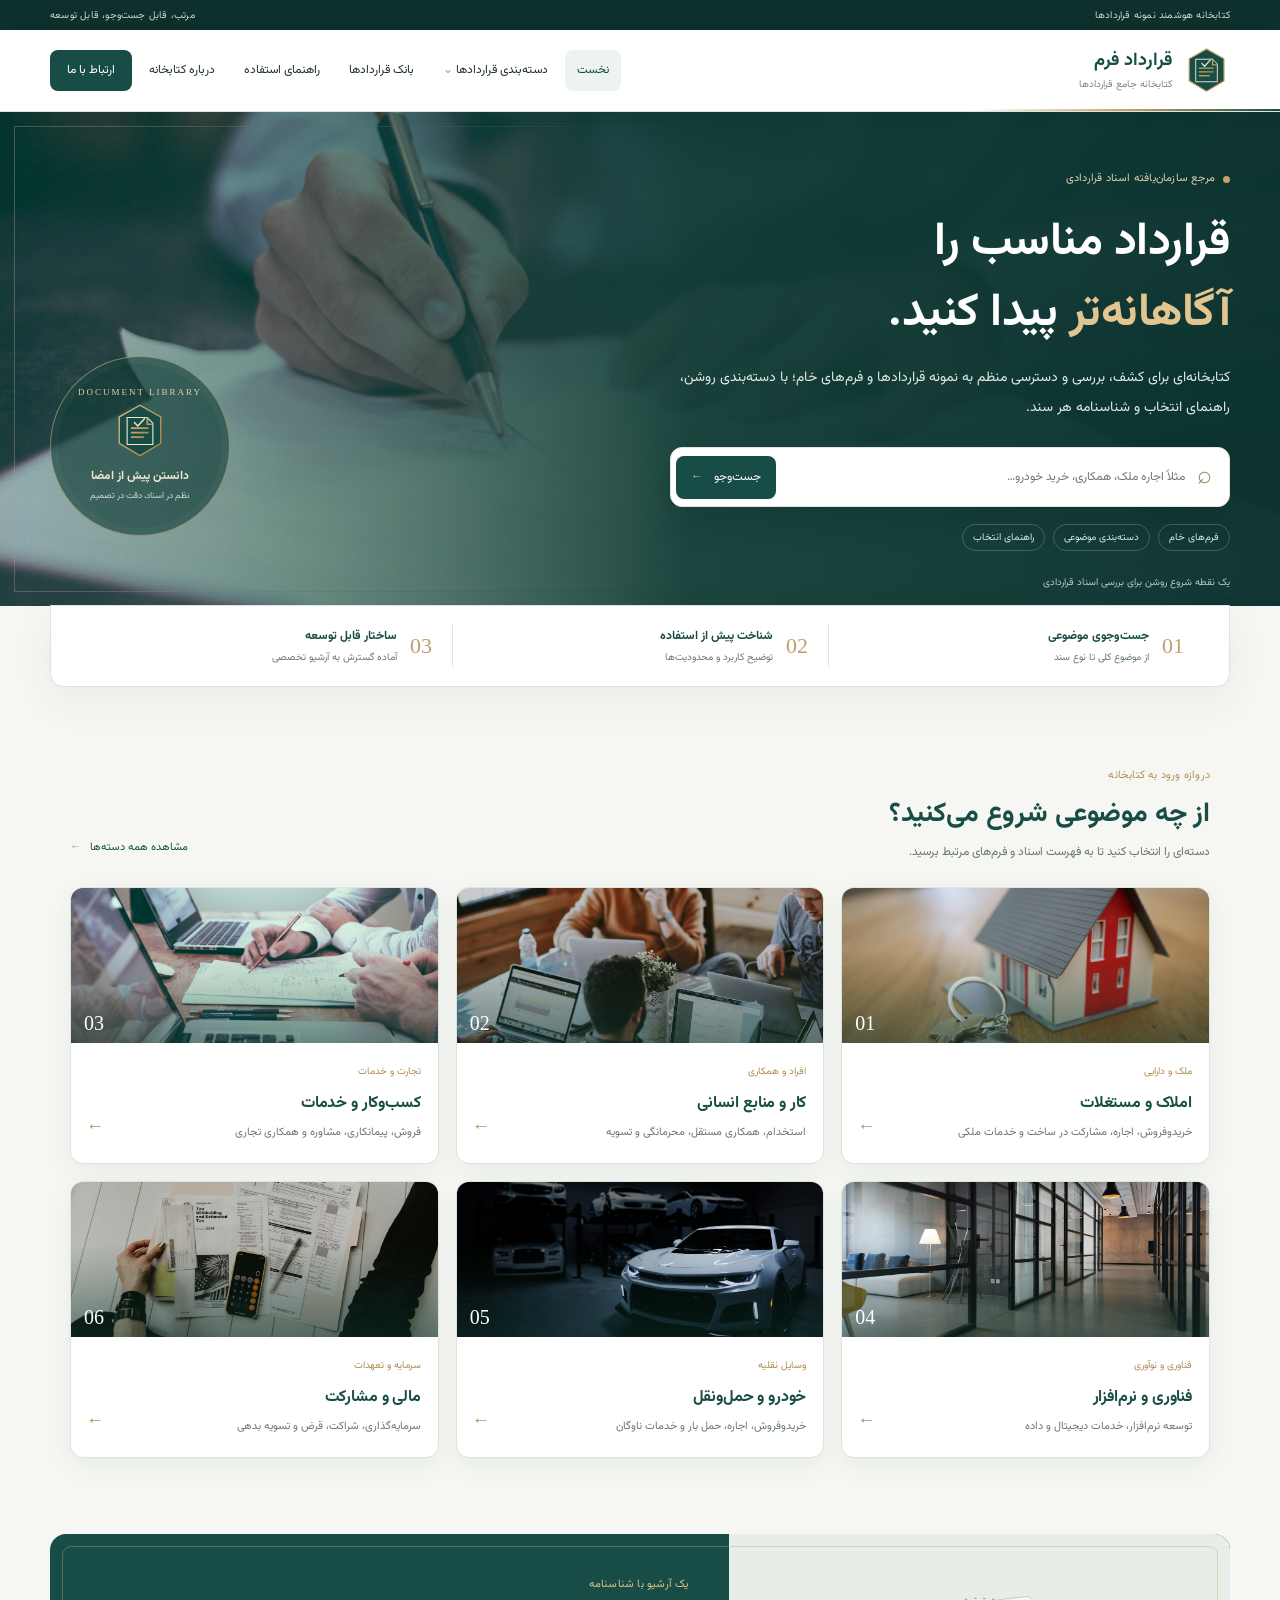
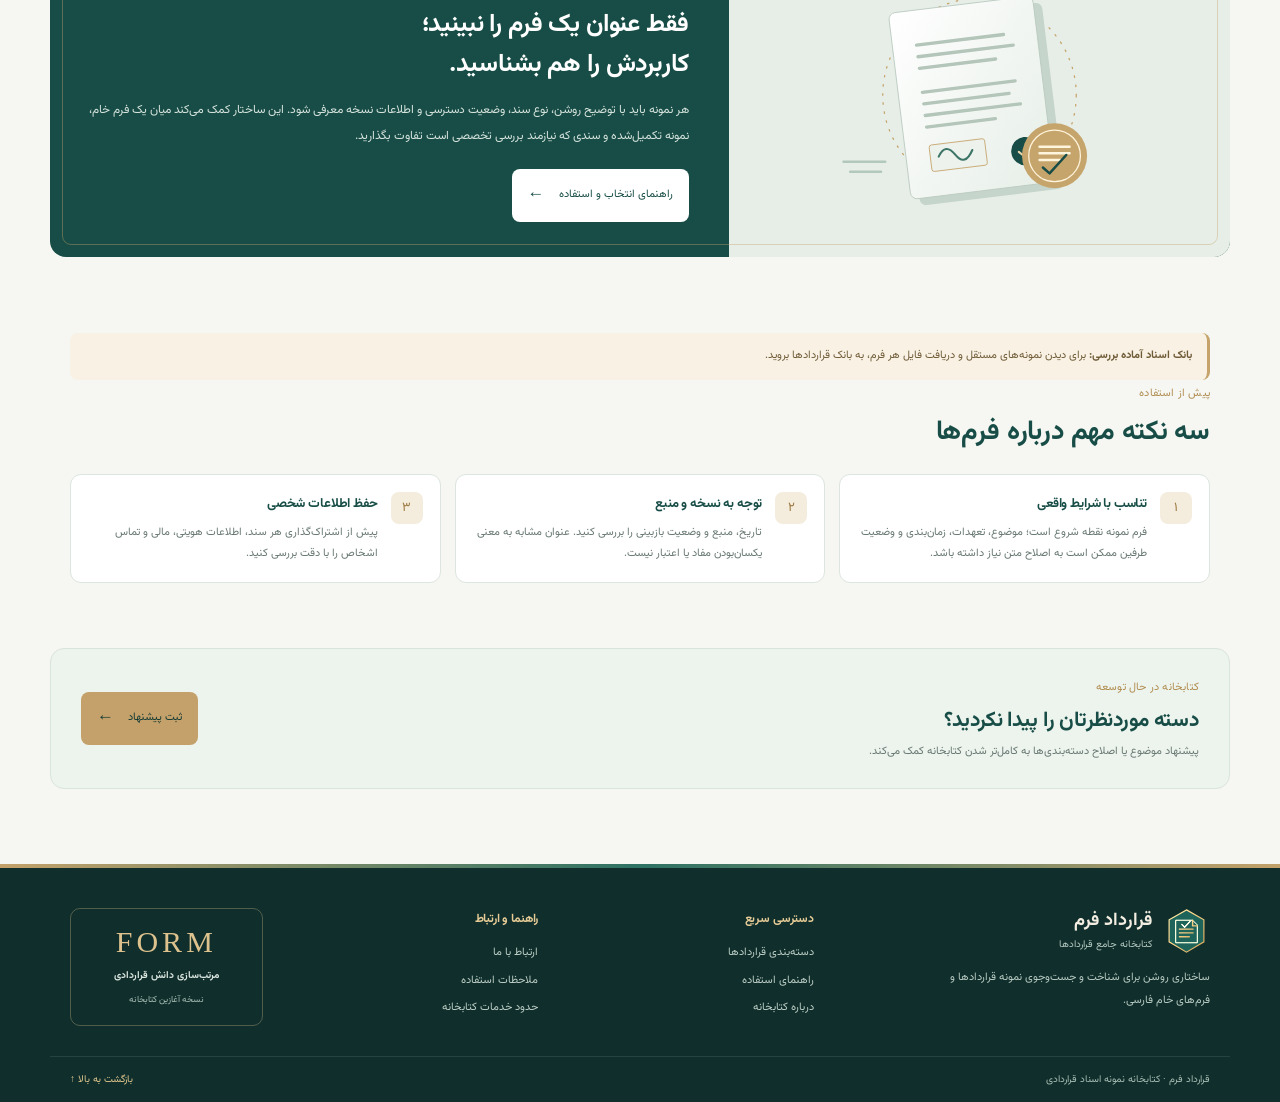
<file: index.html>
<!doctype html>
<html lang="fa" dir="rtl"><head><meta charset="utf-8"><meta name="viewport" content="width=device-width,initial-scale=1"><meta name="theme-color" content="#123d39"><meta name="description" content="قرارداد فرم؛ کتابخانه‌ای برای جست‌وجو و شناخت نمونه قراردادها، فرم‌های خام و اسناد قراردادی فارسی."><title>قرارداد فرم | کتابخانه جامع قراردادها</title><link rel="icon" href="assets/images/brand.svg" type="image/svg+xml"><link rel="stylesheet" href="assets/css/style.css"></head><body>
<div class="topline"><span>کتابخانه هوشمند نمونه قراردادها</span><span>مرتب، قابل جست‌وجو، قابل توسعه</span></div><header class="site-header"><a class="brand" href="index.html"><img src="assets/images/brand.svg" alt="نشان قرارداد فرم"><span><b>قرارداد فرم</b><small>کتابخانه جامع قراردادها</small></span></a><button class="menu-toggle" aria-label="بازکردن منو" aria-expanded="false">☰</button><nav class="main-nav"><a class="active" href="index.html">نخست</a><div class="nav-drop"><a href="pages/categories.html">دسته‌بندی قراردادها <span>⌄</span></a><div class="drop-menu"><a href="pages/categories.html#property">املاک و مستغلات</a><a href="pages/categories.html#work">کار و همکاری</a><a href="pages/categories.html#business">کسب‌وکار و خدمات</a><a href="pages/categories.html#digital">فناوری و نرم‌افزار</a></div></div><a href="pages/bank.html">بانک قراردادها</a><a href="pages/how-to-use.html">راهنمای استفاده</a><a href="pages/about.html">درباره کتابخانه</a><a class="nav-cta" href="pages/contact.html">ارتباط با ما</a></nav></header>
<main><section class="hero"><div class="hero-shade"></div><div class="hero-content"><div class="eyebrow"><i></i> مرجع سازمان‌یافته اسناد قراردادی</div><h1>قرارداد مناسب را<br><em>آگاهانه‌تر</em> پیدا کنید.</h1><p>کتابخانه‌ای برای کشف، بررسی و دسترسی منظم به نمونه قراردادها و فرم‌های خام؛ با دسته‌بندی روشن، راهنمای انتخاب و شناسنامه هر سند.</p><form class="search-box" action="pages/bank.html"><span class="search-icon">⌕</span><input name="q" placeholder="مثلاً اجاره ملک، همکاری، خرید خودرو…" aria-label="جست‌وجو در قراردادها"><button type="submit">جست‌وجو <span>←</span></button></form><div class="hero-tags"><span>فرم‌های خام</span><span>دسته‌بندی موضوعی</span><span>راهنمای انتخاب</span></div></div><div class="hero-seal"><span class="seal-top">DOCUMENT LIBRARY</span><img src="assets/images/brand.svg" alt=""><strong>دانستن پیش از امضا</strong><small>نظم در اسناد، دقت در تصمیم</small></div><div class="hero-caption">یک نقطه شروع روشن برای بررسی اسناد قراردادی</div></section>
<section class="trust-strip"><div><b>01</b><span><strong>جست‌وجوی موضوعی</strong><small>از موضوع کلی تا نوع سند</small></span></div><div><b>02</b><span><strong>شناخت پیش از استفاده</strong><small>توضیح کاربرد و محدودیت‌ها</small></span></div><div><b>03</b><span><strong>ساختار قابل توسعه</strong><small>آماده گسترش به آرشیو تخصصی</small></span></div></section>
<section class="section-block"><div class="section-heading"><div><span class="eyebrow">دروازه ورود به کتابخانه</span><h2>از چه موضوعی شروع می‌کنید؟</h2><p>دسته‌ای را انتخاب کنید تا به فهرست اسناد و فرم‌های مرتبط برسید.</p></div><a class="text-link" href="pages/categories.html">مشاهده همه دسته‌ها <span>←</span></a></div><div class="category-grid">
<a class="category-card featured" href="pages/categories.html#property"><div class="cat-image"><img src="assets/images/property-buildings.jpg" alt="ساختمان‌های مسکونی و املاک" loading="lazy"><span class="cat-index">01</span></div><div class="cat-body"><span class="cat-kicker">ملک و دارایی</span><h3>املاک و مستغلات</h3><p>خریدوفروش، اجاره، مشارکت در ساخت و خدمات ملکی</p><span class="card-arrow">←</span></div></a>
<a class="category-card" href="pages/categories.html#work"><div class="cat-image"><img src="assets/images/work-team.jpg" alt="همکاری حرفه‌ای در محیط کار" loading="lazy"><span class="cat-index">02</span></div><div class="cat-body"><span class="cat-kicker">افراد و همکاری</span><h3>کار و منابع انسانی</h3><p>استخدام، همکاری مستقل، محرمانگی و تسویه</p><span class="card-arrow">←</span></div></a>
<a class="category-card" href="pages/categories.html#business"><div class="cat-image"><img src="assets/images/business-documents.jpg" alt="بررسی اسناد و امور تجاری" loading="lazy"><span class="cat-index">03</span></div><div class="cat-body"><span class="cat-kicker">تجارت و خدمات</span><h3>کسب‌وکار و خدمات</h3><p>فروش، پیمانکاری، مشاوره و همکاری تجاری</p><span class="card-arrow">←</span></div></a>
<a class="category-card" href="pages/categories.html#digital"><div class="cat-image"><img src="assets/images/technology-office.jpg" alt="فضای کاری فناوری و کسب‌وکار" loading="lazy"><span class="cat-index">04</span></div><div class="cat-body"><span class="cat-kicker">فناوری و نوآوری</span><h3>فناوری و نرم‌افزار</h3><p>توسعه نرم‌افزار، خدمات دیجیتال و داده</p><span class="card-arrow">←</span></div></a>
<a class="category-card" href="pages/categories.html#vehicle"><div class="cat-image"><img src="assets/images/vehicle.jpg" alt="خودرو و وسایل نقلیه" loading="lazy"><span class="cat-index">05</span></div><div class="cat-body"><span class="cat-kicker">وسایل نقلیه</span><h3>خودرو و حمل‌ونقل</h3><p>خریدوفروش، اجاره، حمل بار و خدمات ناوگان</p><span class="card-arrow">←</span></div></a>
<a class="category-card" href="pages/categories.html#finance"><div class="cat-image"><img src="assets/images/finance-dashboard.jpg" alt="بررسی اطلاعات و امور مالی" loading="lazy"><span class="cat-index">06</span></div><div class="cat-body"><span class="cat-kicker">سرمایه و تعهدات</span><h3>مالی و مشارکت</h3><p>سرمایه‌گذاری، شراکت، قرض و تسویه بدهی</p><span class="card-arrow">←</span></div></a></div></section>
<section class="feature-band"><div class="feature-art"><img src="assets/images/document-illustration.svg" alt="تصویرسازی اسناد و فرم‌های قراردادی" loading="lazy"></div><div class="feature-copy"><span class="eyebrow">یک آرشیو با شناسنامه</span><h2>فقط عنوان یک فرم را نبینید؛<br>کاربردش را هم بشناسید.</h2><p>هر نمونه باید با توضیح روشن، نوع سند، وضعیت دسترسی و اطلاعات نسخه معرفی شود. این ساختار کمک می‌کند میان یک فرم خام، نمونه تکمیل‌شده و سندی که نیازمند بررسی تخصصی است تفاوت بگذارید.</p><a class="button button-light" href="pages/how-to-use.html">راهنمای انتخاب و استفاده <span>←</span></a></div></section>
<section class="section-block two-col"><div class="note"><strong>بانک اسناد آماده بررسی:</strong> برای دیدن نمونه‌های مستقل و دریافت فایل هر فرم، به <a href="pages/bank.html">بانک قراردادها</a> بروید.</div><div class="section-heading compact"><div><span class="eyebrow">پیش از استفاده</span><h2>سه نکته مهم درباره فرم‌ها</h2></div></div><div class="principles"><article><span>۱</span><div><h3>تناسب با شرایط واقعی</h3><p>فرم نمونه نقطه شروع است؛ موضوع، تعهدات، زمان‌بندی و وضعیت طرفین ممکن است به اصلاح متن نیاز داشته باشد.</p></div></article><article><span>۲</span><div><h3>توجه به نسخه و منبع</h3><p>تاریخ، منبع و وضعیت بازبینی را بررسی کنید. عنوان مشابه به معنی یکسان‌بودن مفاد یا اعتبار نیست.</p></div></article><article><span>۳</span><div><h3>حفظ اطلاعات شخصی</h3><p>پیش از اشتراک‌گذاری هر سند، اطلاعات هویتی، مالی و تماس اشخاص را با دقت بررسی کنید.</p></div></article></div></section>
<section class="closing-cta"><div><span class="eyebrow">کتابخانه در حال توسعه</span><h2>دسته موردنظرتان را پیدا نکردید؟</h2><p>پیشنهاد موضوع یا اصلاح دسته‌بندی‌ها به کامل‌تر شدن کتابخانه کمک می‌کند.</p></div><a class="button button-gold" href="pages/contact.html">ثبت پیشنهاد <span>←</span></a></section></main>
<footer class="site-footer"><div class="footer-main"><div class="footer-brand"><a class="brand brand-footer" href="index.html"><img src="assets/images/brand.svg" alt=""><span><b>قرارداد فرم</b><small>کتابخانه جامع قراردادها</small></span></a><p>ساختاری روشن برای شناخت و جست‌وجوی نمونه قراردادها و فرم‌های خام فارسی.</p></div><div><h3>دسترسی سریع</h3><a href="pages/categories.html">دسته‌بندی قراردادها</a><a href="pages/how-to-use.html">راهنمای استفاده</a><a href="pages/about.html">درباره کتابخانه</a></div><div><h3>راهنما و ارتباط</h3><a href="pages/contact.html">ارتباط با ما</a><a href="pages/how-to-use.html#caution">ملاحظات استفاده</a><a href="pages/about.html#scope">حدود خدمات کتابخانه</a></div><div class="footer-mark"><span>FORM</span><b>مرتب‌سازی دانش قراردادی</b><small>نسخه آغازین کتابخانه</small></div></div><div class="footer-bottom"><span>قرارداد فرم · کتابخانه نمونه اسناد قراردادی</span><a href="#top">بازگشت به بالا ↑</a></div></footer><script src="assets/js/main.js"></script></body></html>
</file>
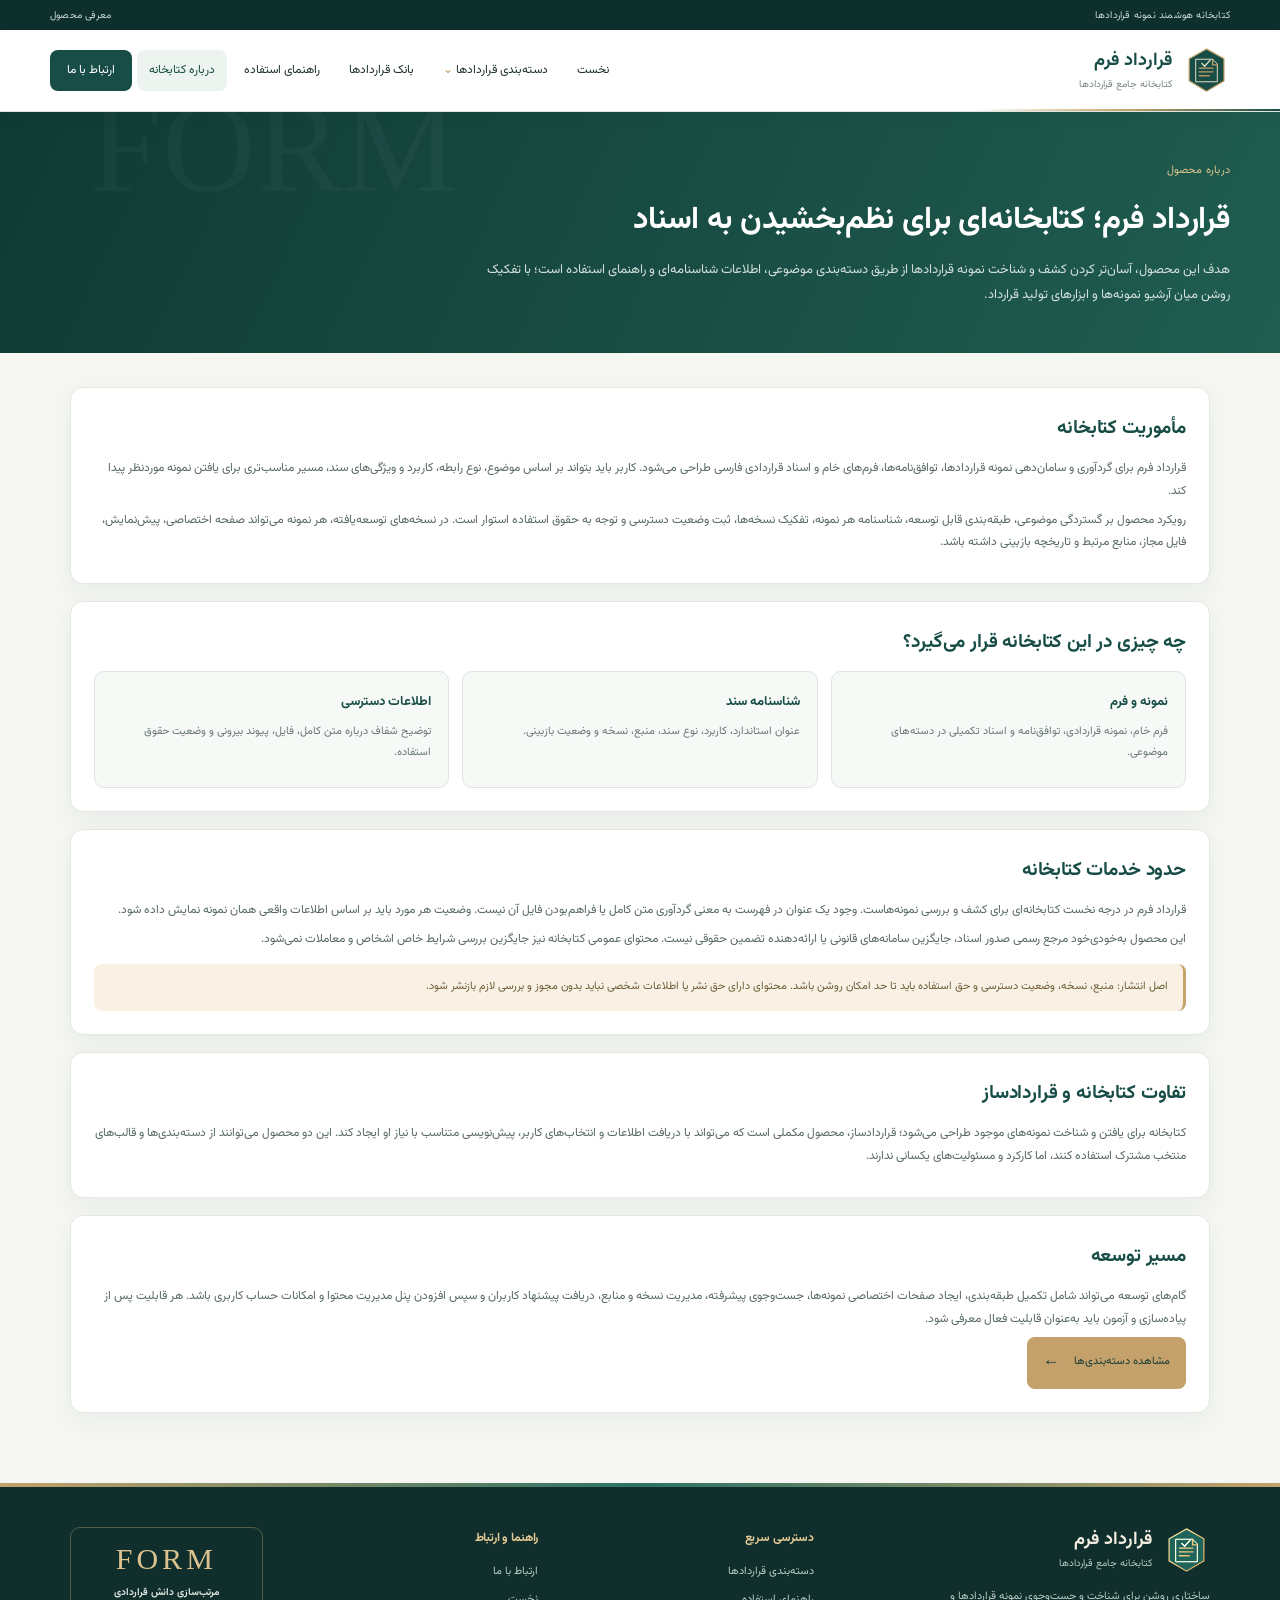
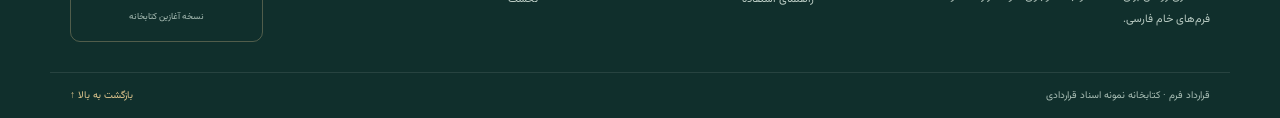
<file: pages/about.html>
<!doctype html><html lang="fa" dir="rtl"><head><meta charset="utf-8"><meta name="viewport" content="width=device-width,initial-scale=1"><meta name="description" content="معرفی مأموریت، ساختار و حدود کتابخانه قرارداد فرم."><title>درباره کتابخانه | قرارداد فرم</title><link rel="icon" href="../assets/images/brand.svg" type="image/svg+xml"><link rel="stylesheet" href="../assets/css/style.css"></head><body><div class="topline"><span>کتابخانه هوشمند نمونه قراردادها</span><span>معرفی محصول</span></div><header class="site-header"><a class="brand" href="../index.html"><img src="../assets/images/brand.svg" alt=""><span><b>قرارداد فرم</b><small>کتابخانه جامع قراردادها</small></span></a><button class="menu-toggle" aria-label="بازکردن منو" aria-expanded="false">☰</button><nav class="main-nav"><a href="../index.html">نخست</a><div class="nav-drop"><a href="categories.html">دسته‌بندی قراردادها <span>⌄</span></a><div class="drop-menu"><a href="categories.html#property">املاک و مستغلات</a><a href="categories.html#work">کار و همکاری</a><a href="categories.html#business">کسب‌وکار و خدمات</a></div></div><a href="bank.html">بانک قراردادها</a><a href="how-to-use.html">راهنمای استفاده</a><a class="active" href="about.html">درباره کتابخانه</a><a class="nav-cta" href="contact.html">ارتباط با ما</a></nav></header><section class="page-hero"><span class="eyebrow">درباره محصول</span><h1>قرارداد فرم؛ کتابخانه‌ای برای نظم‌بخشیدن به اسناد</h1><p>هدف این محصول، آسان‌تر کردن کشف و شناخت نمونه قراردادها از طریق دسته‌بندی موضوعی، اطلاعات شناسنامه‌ای و راهنمای استفاده است؛ با تفکیک روشن میان آرشیو نمونه‌ها و ابزارهای تولید قرارداد.</p></section><main class="content-wrap"><section class="panel"><h2>مأموریت کتابخانه</h2><p>قرارداد فرم برای گردآوری و سامان‌دهی نمونه قراردادها، توافق‌نامه‌ها، فرم‌های خام و اسناد قراردادی فارسی طراحی می‌شود. کاربر باید بتواند بر اساس موضوع، نوع رابطه، کاربرد و ویژگی‌های سند، مسیر مناسب‌تری برای یافتن نمونه موردنظر پیدا کند.</p><p>رویکرد محصول بر گستردگی موضوعی، طبقه‌بندی قابل توسعه، شناسنامه هر نمونه، تفکیک نسخه‌ها، ثبت وضعیت دسترسی و توجه به حقوق استفاده استوار است. در نسخه‌های توسعه‌یافته، هر نمونه می‌تواند صفحه اختصاصی، پیش‌نمایش، فایل مجاز، منابع مرتبط و تاریخچه بازبینی داشته باشد.</p></section><section class="panel"><h2>چه چیزی در این کتابخانه قرار می‌گیرد؟</h2><div class="steps-grid"><article><b>نمونه و فرم</b><p>فرم خام، نمونه قراردادی، توافق‌نامه و اسناد تکمیلی در دسته‌های موضوعی.</p></article><article><b>شناسنامه سند</b><p>عنوان استاندارد، کاربرد، نوع سند، منبع، نسخه و وضعیت بازبینی.</p></article><article><b>اطلاعات دسترسی</b><p>توضیح شفاف درباره متن کامل، فایل، پیوند بیرونی و وضعیت حقوق استفاده.</p></article></div></section><section class="panel" id="scope"><h2>حدود خدمات کتابخانه</h2><p>قرارداد فرم در درجه نخست کتابخانه‌ای برای کشف و بررسی نمونه‌هاست. وجود یک عنوان در فهرست به معنی گردآوری متن کامل یا فراهم‌بودن فایل آن نیست. وضعیت هر مورد باید بر اساس اطلاعات واقعی همان نمونه نمایش داده شود.</p><p>این محصول به‌خودی‌خود مرجع رسمی صدور اسناد، جایگزین سامانه‌های قانونی یا ارائه‌دهنده تضمین حقوقی نیست. محتوای عمومی کتابخانه نیز جایگزین بررسی شرایط خاص اشخاص و معاملات نمی‌شود.</p><div class="note">اصل انتشار: منبع، نسخه، وضعیت دسترسی و حق استفاده باید تا حد امکان روشن باشد. محتوای دارای حق نشر یا اطلاعات شخصی نباید بدون مجوز و بررسی لازم بازنشر شود.</div></section><section class="panel"><h2>تفاوت کتابخانه و قراردادساز</h2><p>کتابخانه برای یافتن و شناخت نمونه‌های موجود طراحی می‌شود؛ قراردادساز، محصول مکملی است که می‌تواند با دریافت اطلاعات و انتخاب‌های کاربر، پیش‌نویسی متناسب با نیاز او ایجاد کند. این دو محصول می‌توانند از دسته‌بندی‌ها و قالب‌های منتخب مشترک استفاده کنند، اما کارکرد و مسئولیت‌های یکسانی ندارند.</p></section><section class="panel"><h2>مسیر توسعه</h2><p>گام‌های توسعه می‌تواند شامل تکمیل طبقه‌بندی، ایجاد صفحات اختصاصی نمونه‌ها، جست‌وجوی پیشرفته، مدیریت نسخه و منابع، دریافت پیشنهاد کاربران و سپس افزودن پنل مدیریت محتوا و امکانات حساب کاربری باشد. هر قابلیت پس از پیاده‌سازی و آزمون باید به‌عنوان قابلیت فعال معرفی شود.</p><a class="button button-gold" href="categories.html">مشاهده دسته‌بندی‌ها <span>←</span></a></section></main><footer class="site-footer"><div class="footer-main"><div class="footer-brand"><a class="brand brand-footer" href="../index.html"><img src="../assets/images/brand.svg" alt=""><span><b>قرارداد فرم</b><small>کتابخانه جامع قراردادها</small></span></a><p>ساختاری روشن برای شناخت و جست‌وجوی نمونه قراردادها و فرم‌های خام فارسی.</p></div><div><h3>دسترسی سریع</h3><a href="categories.html">دسته‌بندی قراردادها</a><a href="how-to-use.html">راهنمای استفاده</a></div><div><h3>راهنما و ارتباط</h3><a href="contact.html">ارتباط با ما</a><a href="../index.html">نخست</a></div><div class="footer-mark"><span>FORM</span><b>مرتب‌سازی دانش قراردادی</b><small>نسخه آغازین کتابخانه</small></div></div><div class="footer-bottom"><span>قرارداد فرم · کتابخانه نمونه اسناد قراردادی</span><a href="#">بازگشت به بالا ↑</a></div></footer><script src="../assets/js/main.js"></script></body></html>
</file>
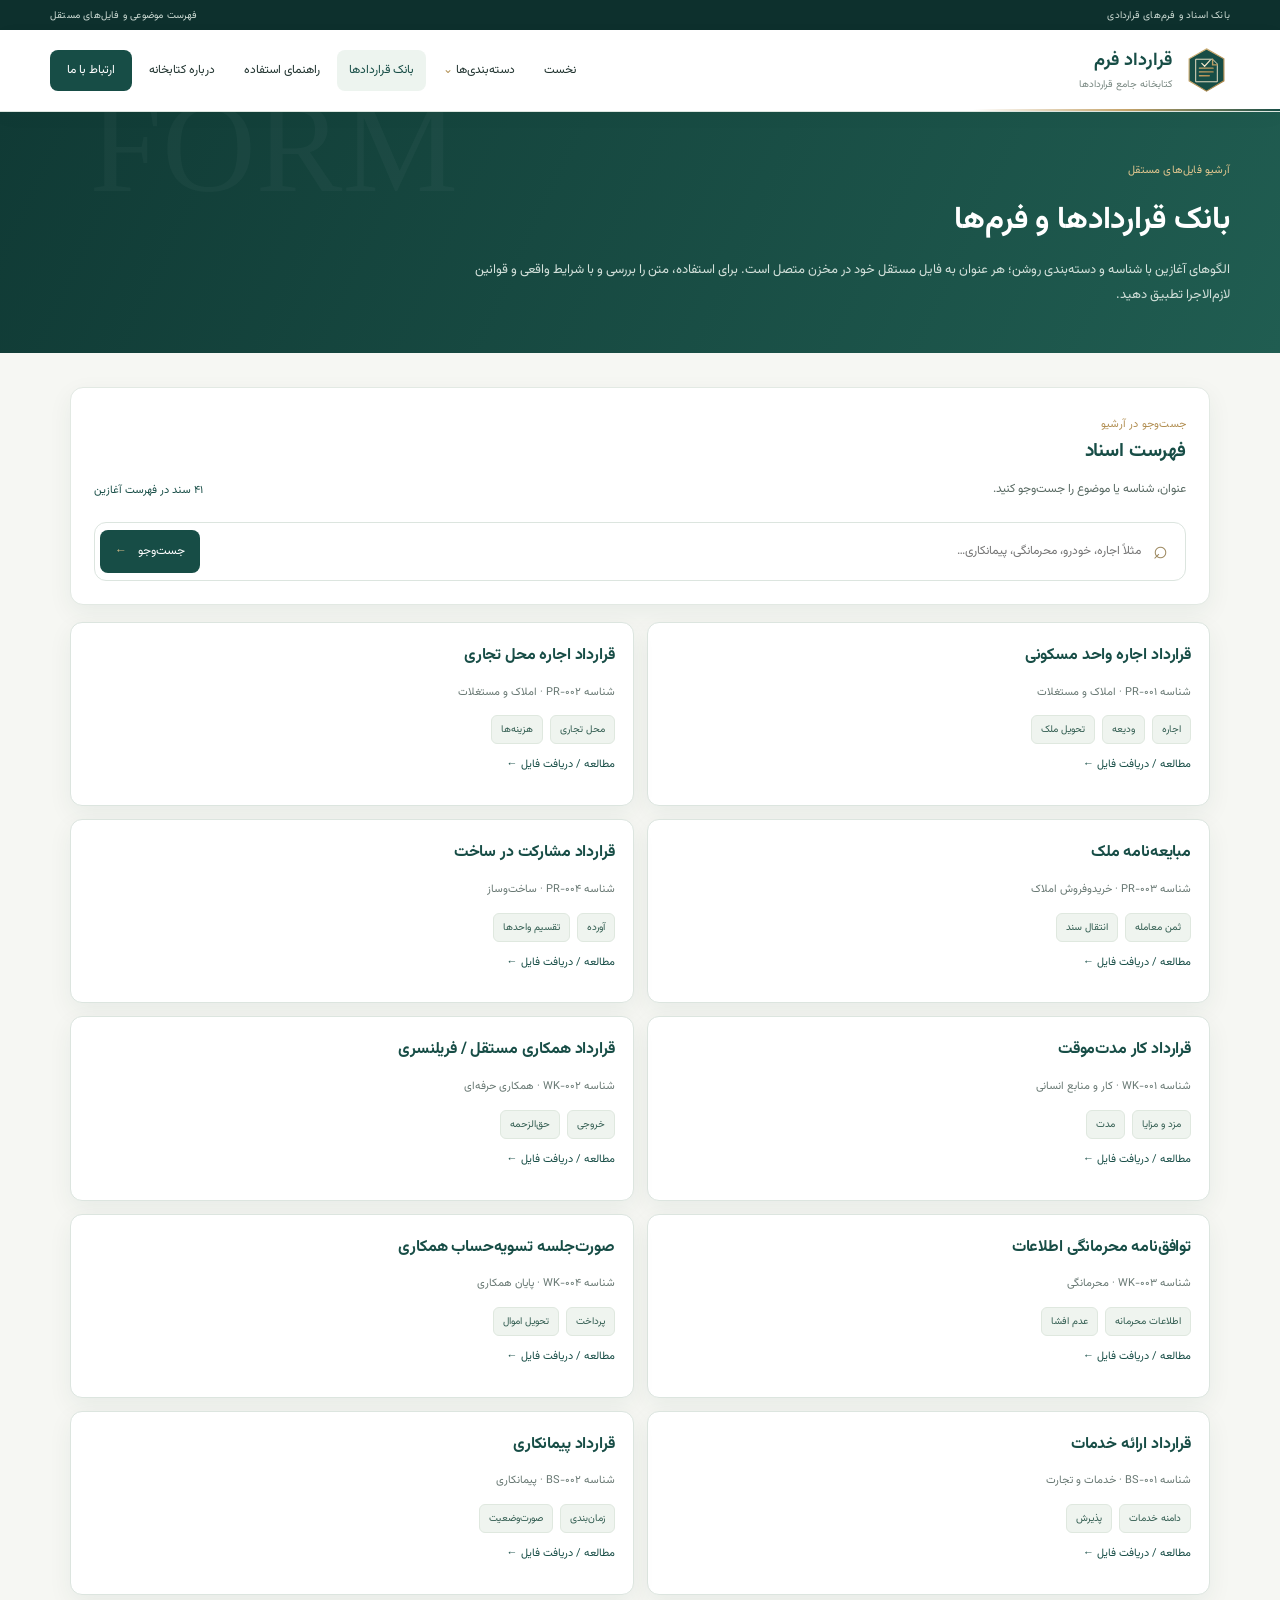
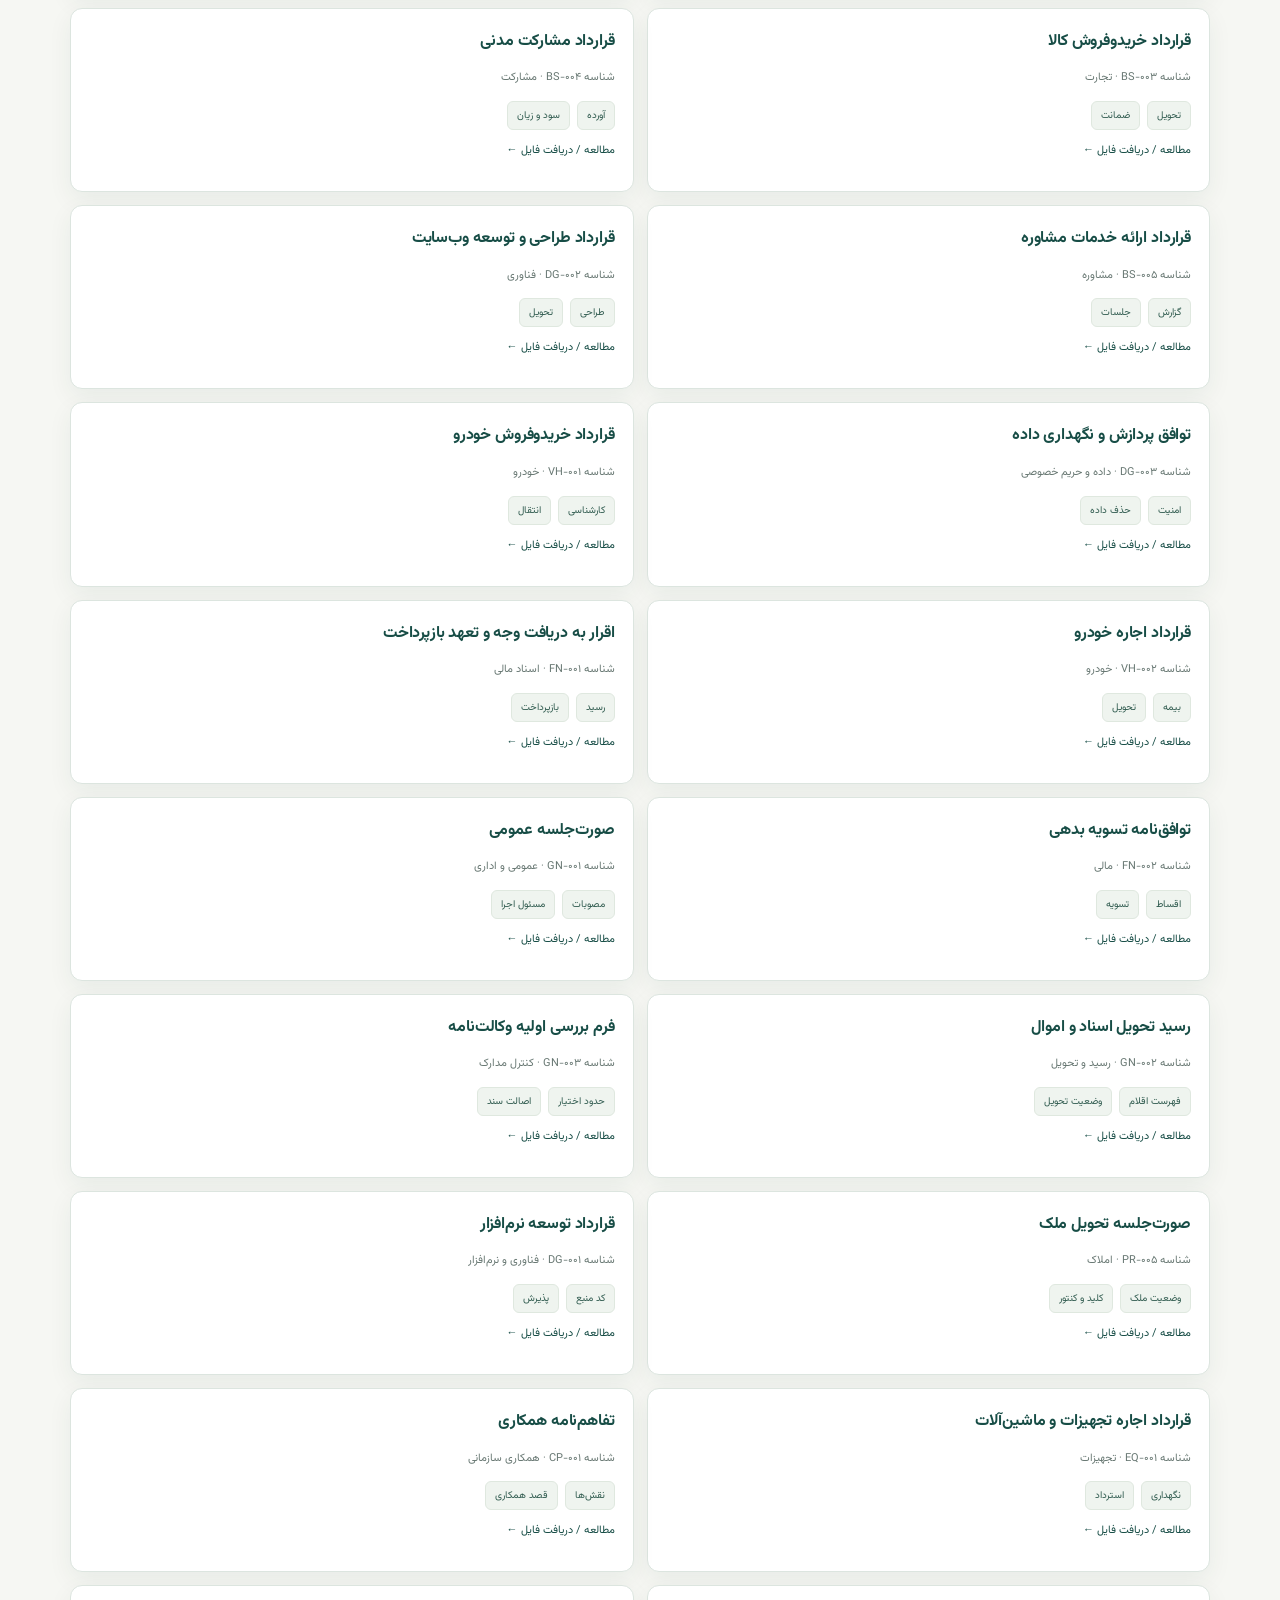
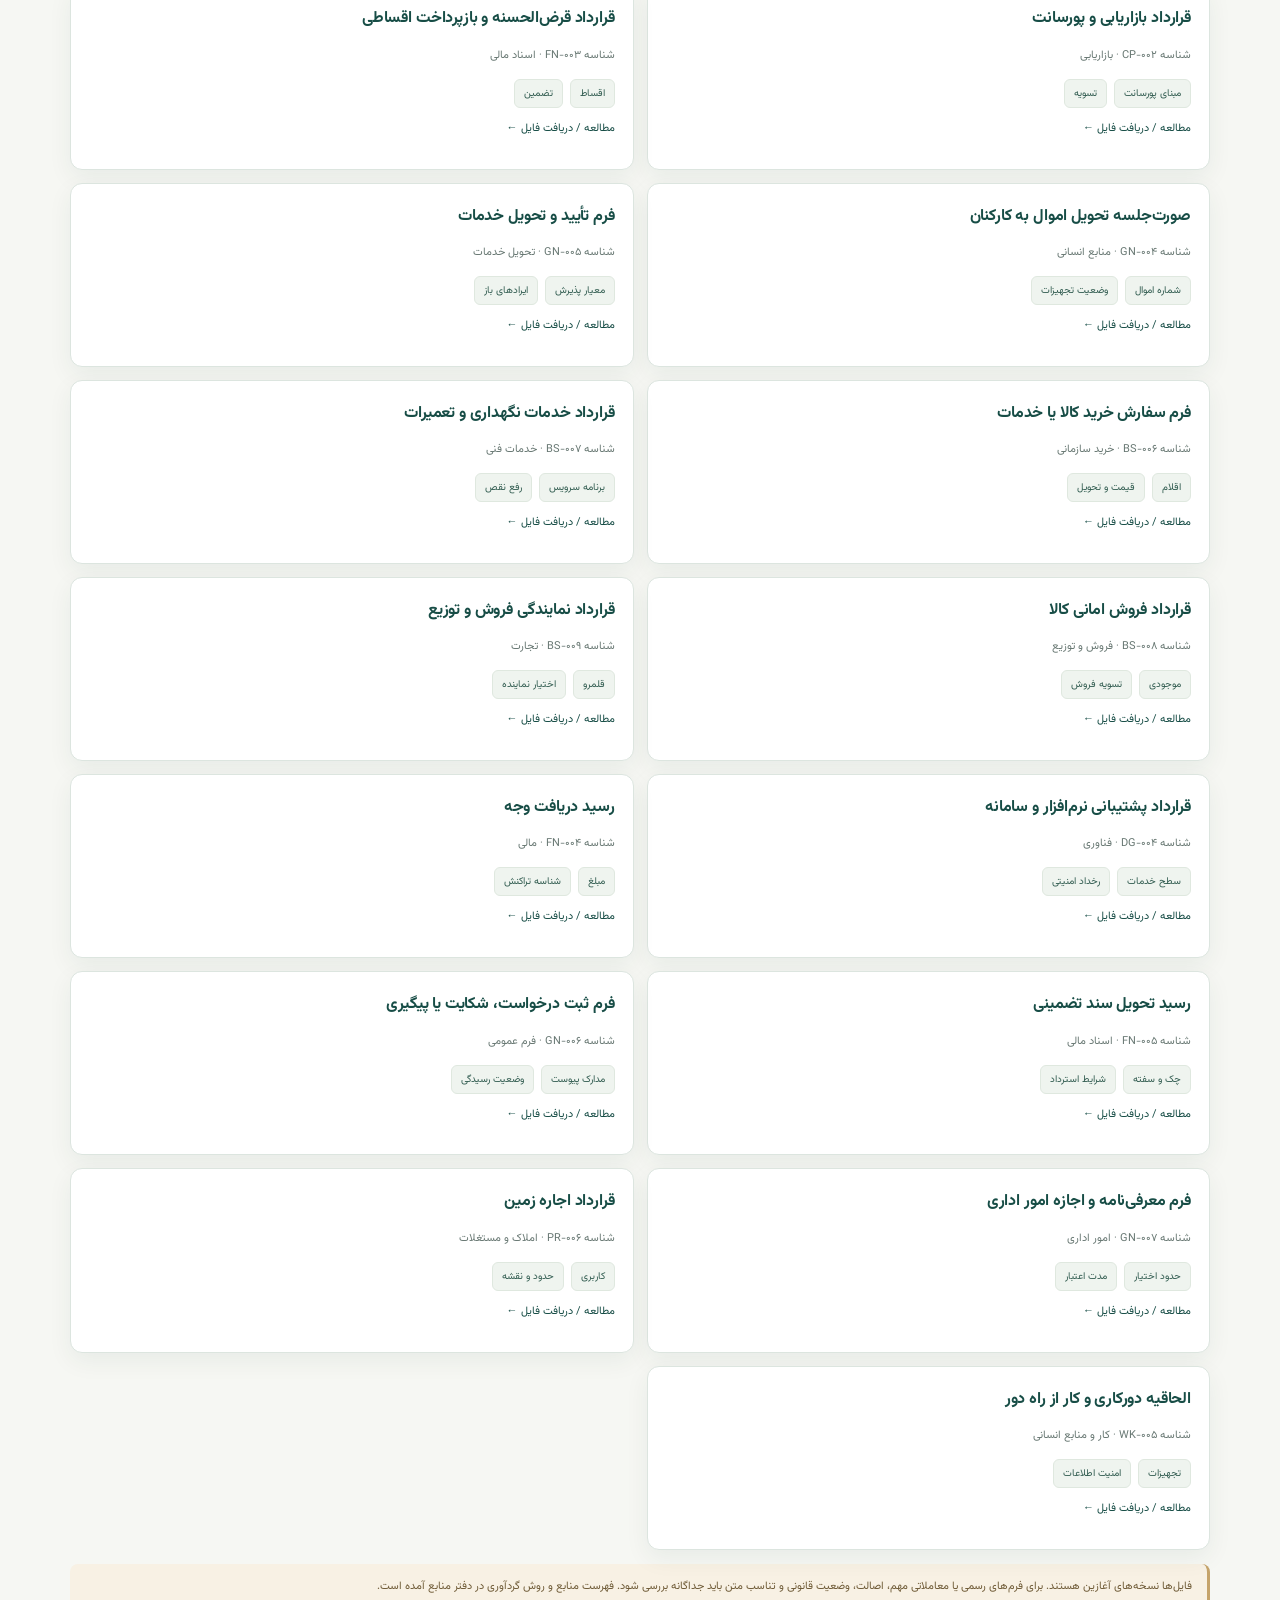
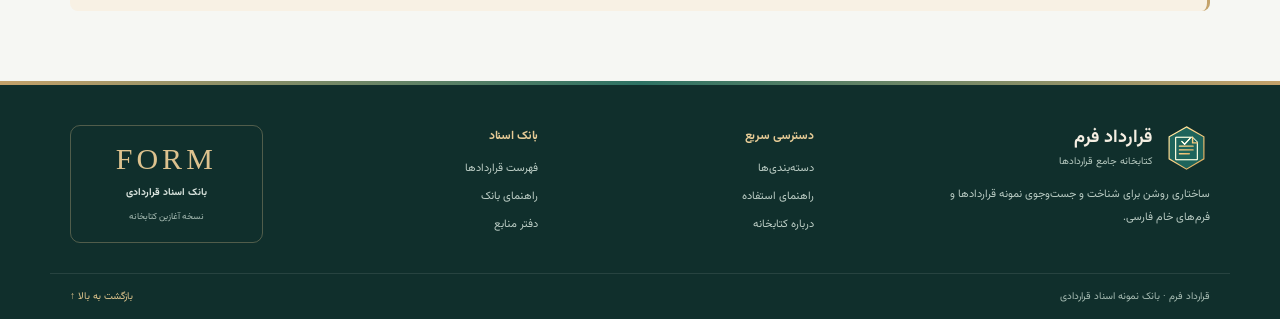
<file: pages/bank.html>
<!doctype html>
<html lang="fa" dir="rtl"><head><meta charset="utf-8"><meta name="viewport" content="width=device-width,initial-scale=1"><meta name="description" content="بانک قراردادها و فرم‌های فارسی با دسته‌بندی موضوعی و فایل‌های قابل مطالعه."><title>بانک قراردادها | قرارداد فرم</title><link rel="icon" href="../assets/images/brand.svg" type="image/svg+xml"><link rel="stylesheet" href="../assets/css/style.css"></head><body>
<div class="topline"><span>بانک اسناد و فرم‌های قراردادی</span><span>فهرست موضوعی و فایل‌های مستقل</span></div>
<header class="site-header"><a class="brand" href="../index.html"><img src="../assets/images/brand.svg" alt="نشان قرارداد فرم"><span><b>قرارداد فرم</b><small>کتابخانه جامع قراردادها</small></span></a><button class="menu-toggle" aria-label="بازکردن منو" aria-expanded="false">☰</button><nav class="main-nav"><a href="../index.html">نخست</a><div class="nav-drop"><a href="categories.html">دسته‌بندی‌ها <span>⌄</span></a><div class="drop-menu"><a href="categories.html#property">املاک و مستغلات</a><a href="categories.html#work">کار و همکاری</a><a href="categories.html#business">کسب‌وکار و خدمات</a><a href="categories.html#digital">فناوری و نرم‌افزار</a></div></div><a class="active" href="bank.html">بانک قراردادها</a><a href="how-to-use.html">راهنمای استفاده</a><a href="about.html">درباره کتابخانه</a><a class="nav-cta" href="contact.html">ارتباط با ما</a></nav></header>
<main><section class="page-hero"><span class="eyebrow">آرشیو فایل‌های مستقل</span><h1>بانک قراردادها و فرم‌ها</h1><p>الگوهای آغازین با شناسه و دسته‌بندی روشن؛ هر عنوان به فایل مستقل خود در مخزن متصل است. برای استفاده، متن را بررسی و با شرایط واقعی و قوانین لازم‌الاجرا تطبیق دهید.</p></section>
<div class="content-wrap"><div class="panel"><div class="section-heading compact"><div><span class="eyebrow">جست‌وجو در آرشیو</span><h2>فهرست اسناد</h2><p>عنوان، شناسه یا موضوع را جست‌وجو کنید.</p></div><span id="count" class="text-link">۴۱ سند در فهرست آغازین</span></div><form class="search-box" id="bank-search" style="border-color:var(--line);box-shadow:none;max-width:none"><span class="search-icon">⌕</span><input id="q" name="q" placeholder="مثلاً اجاره، خودرو، محرمانگی، پیمانکاری…" aria-label="جست‌وجوی فرم‌ها"><button type="submit">جست‌وجو <span>←</span></button></form></div>
<div class="catalog-list" id="bank-list">
<article class="catalog-group" data-search="pr-001 اجاره واحد مسکونی املاک خانه"><h2>قرارداد اجاره واحد مسکونی</h2><p>شناسه PR-001 · املاک و مستغلات</p><div class="chips"><span>اجاره</span><span>ودیعه</span><span>تحویل ملک</span></div><p><a class="text-link" href="contract.html?id=pr-001">مطالعه / دریافت فایل ←</a></p></article>
<article class="catalog-group" data-search="pr-002 اجاره محل تجاری مغازه ملک"><h2>قرارداد اجاره محل تجاری</h2><p>شناسه PR-002 · املاک و مستغلات</p><div class="chips"><span>محل تجاری</span><span>هزینه‌ها</span></div><p><a class="text-link" href="contract.html?id=pr-002">مطالعه / دریافت فایل ←</a></p></article>
<article class="catalog-group" data-search="pr-003 مبایعه نامه ملک خرید فروش زمین آپارتمان"><h2>مبایعه‌نامه ملک</h2><p>شناسه PR-003 · خریدوفروش املاک</p><div class="chips"><span>ثمن معامله</span><span>انتقال سند</span></div><p><a class="text-link" href="contract.html?id=pr-003">مطالعه / دریافت فایل ←</a></p></article>
<article class="catalog-group" data-search="pr-004 مشارکت در ساخت ساختمان سازنده مالک"><h2>قرارداد مشارکت در ساخت</h2><p>شناسه PR-004 · ساخت‌وساز</p><div class="chips"><span>آورده</span><span>تقسیم واحدها</span></div><p><a class="text-link" href="contract.html?id=pr-004">مطالعه / دریافت فایل ←</a></p></article>
<article class="catalog-group" data-search="wk-001 قرارداد کار استخدام کارمند کارگر"><h2>قرارداد کار مدت‌موقت</h2><p>شناسه WK-001 · کار و منابع انسانی</p><div class="chips"><span>مزد و مزایا</span><span>مدت</span></div><p><a class="text-link" href="contract.html?id=wk-001">مطالعه / دریافت فایل ←</a></p></article>
<article class="catalog-group" data-search="wk-002 فریلنسری همکاری مستقل خدمات پروژه"><h2>قرارداد همکاری مستقل / فریلنسری</h2><p>شناسه WK-002 · همکاری حرفه‌ای</p><div class="chips"><span>خروجی</span><span>حق‌الزحمه</span></div><p><a class="text-link" href="contract.html?id=wk-002">مطالعه / دریافت فایل ←</a></p></article>
<article class="catalog-group" data-search="wk-003 محرمانگی nda اطلاعات اسرار"><h2>توافق‌نامه محرمانگی اطلاعات</h2><p>شناسه WK-003 · محرمانگی</p><div class="chips"><span>اطلاعات محرمانه</span><span>عدم افشا</span></div><p><a class="text-link" href="contract.html?id=wk-003">مطالعه / دریافت فایل ←</a></p></article>
<article class="catalog-group" data-search="wk-004 تسویه حساب پایان همکاری"><h2>صورت‌جلسه تسویه‌حساب همکاری</h2><p>شناسه WK-004 · پایان همکاری</p><div class="chips"><span>پرداخت</span><span>تحویل اموال</span></div><p><a class="text-link" href="contract.html?id=wk-004">مطالعه / دریافت فایل ←</a></p></article>
<article class="catalog-group" data-search="bs-001 قرارداد ارائه خدمات خدمات"><h2>قرارداد ارائه خدمات</h2><p>شناسه BS-001 · خدمات و تجارت</p><div class="chips"><span>دامنه خدمات</span><span>پذیرش</span></div><p><a class="text-link" href="contract.html?id=bs-001">مطالعه / دریافت فایل ←</a></p></article>
<article class="catalog-group" data-search="bs-002 پیمانکاری پیمانکار پروژه ساخت"><h2>قرارداد پیمانکاری</h2><p>شناسه BS-002 · پیمانکاری</p><div class="chips"><span>زمان‌بندی</span><span>صورت‌وضعیت</span></div><p><a class="text-link" href="contract.html?id=bs-002">مطالعه / دریافت فایل ←</a></p></article>
<article class="catalog-group" data-search="bs-003 خرید فروش کالا سفارش کالا"><h2>قرارداد خریدوفروش کالا</h2><p>شناسه BS-003 · تجارت</p><div class="chips"><span>تحویل</span><span>ضمانت</span></div><p><a class="text-link" href="contract.html?id=bs-003">مطالعه / دریافت فایل ←</a></p></article>
<article class="catalog-group" data-search="bs-004 مشارکت مدنی شراکت سرمایه"><h2>قرارداد مشارکت مدنی</h2><p>شناسه BS-004 · مشارکت</p><div class="chips"><span>آورده</span><span>سود و زیان</span></div><p><a class="text-link" href="contract.html?id=bs-004">مطالعه / دریافت فایل ←</a></p></article>
<article class="catalog-group" data-search="bs-005 مشاوره مشاور حق المشاوره"><h2>قرارداد ارائه خدمات مشاوره</h2><p>شناسه BS-005 · مشاوره</p><div class="chips"><span>گزارش</span><span>جلسات</span></div><p><a class="text-link" href="contract.html?id=bs-005">مطالعه / دریافت فایل ←</a></p></article>
<article class="catalog-group" data-search="dg-002 طراحی توسعه وب سایت سایت"><h2>قرارداد طراحی و توسعه وب‌سایت</h2><p>شناسه DG-002 · فناوری</p><div class="chips"><span>طراحی</span><span>تحویل</span></div><p><a class="text-link" href="contract.html?id=dg-002">مطالعه / دریافت فایل ←</a></p></article>
<article class="catalog-group" data-search="dg-003 داده پردازش نگهداری حریم خصوصی"><h2>توافق پردازش و نگهداری داده</h2><p>شناسه DG-003 · داده و حریم خصوصی</p><div class="chips"><span>امنیت</span><span>حذف داده</span></div><p><a class="text-link" href="contract.html?id=dg-003">مطالعه / دریافت فایل ←</a></p></article>
<article class="catalog-group" data-search="vh-001 خرید فروش خودرو ماشین"><h2>قرارداد خریدوفروش خودرو</h2><p>شناسه VH-001 · خودرو</p><div class="chips"><span>کارشناسی</span><span>انتقال</span></div><p><a class="text-link" href="contract.html?id=vh-001">مطالعه / دریافت فایل ←</a></p></article>
<article class="catalog-group" data-search="vh-002 اجاره خودرو ماشین"><h2>قرارداد اجاره خودرو</h2><p>شناسه VH-002 · خودرو</p><div class="chips"><span>بیمه</span><span>تحویل</span></div><p><a class="text-link" href="contract.html?id=vh-002">مطالعه / دریافت فایل ←</a></p></article>
<article class="catalog-group" data-search="fn-001 دریافت وجه قرض بدهی بازپرداخت"><h2>اقرار به دریافت وجه و تعهد بازپرداخت</h2><p>شناسه FN-001 · اسناد مالی</p><div class="chips"><span>رسید</span><span>بازپرداخت</span></div><p><a class="text-link" href="contract.html?id=fn-001">مطالعه / دریافت فایل ←</a></p></article>
<article class="catalog-group" data-search="fn-002 تسویه بدهی طلبکار بدهکار"><h2>توافق‌نامه تسویه بدهی</h2><p>شناسه FN-002 · مالی</p><div class="chips"><span>اقساط</span><span>تسویه</span></div><p><a class="text-link" href="contract.html?id=fn-002">مطالعه / دریافت فایل ←</a></p></article>
<article class="catalog-group" data-search="gn-001 صورت جلسه نشست جلسه اداری"><h2>صورت‌جلسه عمومی</h2><p>شناسه GN-001 · عمومی و اداری</p><div class="chips"><span>مصوبات</span><span>مسئول اجرا</span></div><p><a class="text-link" href="contract.html?id=gn-001">مطالعه / دریافت فایل ←</a></p></article>
<article class="catalog-group" data-search="gn-002 رسید تحویل اسناد اموال امانت"><h2>رسید تحویل اسناد و اموال</h2><p>شناسه GN-002 · رسید و تحویل</p><div class="chips"><span>فهرست اقلام</span><span>وضعیت تحویل</span></div><p><a class="text-link" href="contract.html?id=gn-002">مطالعه / دریافت فایل ←</a></p></article>
<article class="catalog-group" data-search="gn-003 وکالت نامه وکیل موکل بررسی مدارک"><h2>فرم بررسی اولیه وکالت‌نامه</h2><p>شناسه GN-003 · کنترل مدارک</p><div class="chips"><span>حدود اختیار</span><span>اصالت سند</span></div><p><a class="text-link" href="contract.html?id=gn-003">مطالعه / دریافت فایل ←</a></p></article>

<article class="catalog-group" data-search="pr-005 صورت جلسه تحویل ملک مستاجر خریدار"><h2>صورت‌جلسه تحویل ملک</h2><p>شناسه PR-005 · املاک</p><div class="chips"><span>وضعیت ملک</span><span>کلید و کنتور</span></div><p><a class="text-link" href="contract.html?id=pr-005">مطالعه / دریافت فایل ←</a></p></article>
<article class="catalog-group" data-search="dg-001 توسعه نرم افزار برنامه نویسی کد"><h2>قرارداد توسعه نرم‌افزار</h2><p>شناسه DG-001 · فناوری و نرم‌افزار</p><div class="chips"><span>کد منبع</span><span>پذیرش</span></div><p><a class="text-link" href="contract.html?id=dg-001">مطالعه / دریافت فایل ←</a></p></article>
<article class="catalog-group" data-search="eq-001 اجاره تجهیزات ماشین آلات دستگاه ابزار"><h2>قرارداد اجاره تجهیزات و ماشین‌آلات</h2><p>شناسه EQ-001 · تجهیزات</p><div class="chips"><span>نگهداری</span><span>استرداد</span></div><p><a class="text-link" href="contract.html?id=eq-001">مطالعه / دریافت فایل ←</a></p></article>
<article class="catalog-group" data-search="cp-001 تفاهم نامه همکاری سازمان شرکت"><h2>تفاهم‌نامه همکاری</h2><p>شناسه CP-001 · همکاری سازمانی</p><div class="chips"><span>نقش‌ها</span><span>قصد همکاری</span></div><p><a class="text-link" href="contract.html?id=cp-001">مطالعه / دریافت فایل ←</a></p></article>
<article class="catalog-group" data-search="cp-002 بازاریابی پورسانت معرف فروش"><h2>قرارداد بازاریابی و پورسانت</h2><p>شناسه CP-002 · بازاریابی</p><div class="chips"><span>مبنای پورسانت</span><span>تسویه</span></div><p><a class="text-link" href="contract.html?id=cp-002">مطالعه / دریافت فایل ←</a></p></article>
<article class="catalog-group" data-search="fn-003 قرض الحسنه قرض دهنده قرض گیرنده اقساط"><h2>قرارداد قرض‌الحسنه و بازپرداخت اقساطی</h2><p>شناسه FN-003 · اسناد مالی</p><div class="chips"><span>اقساط</span><span>تضمین</span></div><p><a class="text-link" href="contract.html?id=fn-003">مطالعه / دریافت فایل ←</a></p></article>
<article class="catalog-group" data-search="gn-004 تحویل اموال کارکنان لپتاپ دارایی"><h2>صورت‌جلسه تحویل اموال به کارکنان</h2><p>شناسه GN-004 · منابع انسانی</p><div class="chips"><span>شماره اموال</span><span>وضعیت تجهیزات</span></div><p><a class="text-link" href="contract.html?id=gn-004">مطالعه / دریافت فایل ←</a></p></article>
<article class="catalog-group" data-search="gn-005 تایید تحویل خدمات پذیرش پروژه"><h2>فرم تأیید و تحویل خدمات</h2><p>شناسه GN-005 · تحویل خدمات</p><div class="chips"><span>معیار پذیرش</span><span>ایرادهای باز</span></div><p><a class="text-link" href="contract.html?id=gn-005">مطالعه / دریافت فایل ←</a></p></article>
<article class="catalog-group" data-search="bs-006 سفارش خرید کالا خدمات سفارش خرید"><h2>فرم سفارش خرید کالا یا خدمات</h2><p>شناسه BS-006 · خرید سازمانی</p><div class="chips"><span>اقلام</span><span>قیمت و تحویل</span></div><p><a class="text-link" href="contract.html?id=bs-006">مطالعه / دریافت فایل ←</a></p></article>

<article class="catalog-group" data-search="bs-007 نگهداری تعمیرات خدمات فنی"><h2>قرارداد خدمات نگهداری و تعمیرات</h2><p>شناسه BS-007 · خدمات فنی</p><div class="chips"><span>برنامه سرویس</span><span>رفع نقص</span></div><p><a class="text-link" href="contract.html?id=bs-007">مطالعه / دریافت فایل ←</a></p></article>
<article class="catalog-group" data-search="bs-008 فروش امانی کالا امانت موجودی"><h2>قرارداد فروش امانی کالا</h2><p>شناسه BS-008 · فروش و توزیع</p><div class="chips"><span>موجودی</span><span>تسویه فروش</span></div><p><a class="text-link" href="contract.html?id=bs-008">مطالعه / دریافت فایل ←</a></p></article>
<article class="catalog-group" data-search="bs-009 نمایندگی فروش توزیع تامین کننده"><h2>قرارداد نمایندگی فروش و توزیع</h2><p>شناسه BS-009 · تجارت</p><div class="chips"><span>قلمرو</span><span>اختیار نماینده</span></div><p><a class="text-link" href="contract.html?id=bs-009">مطالعه / دریافت فایل ←</a></p></article>
<article class="catalog-group" data-search="dg-004 پشتیبانی نرم افزار سامانه فناوری"><h2>قرارداد پشتیبانی نرم‌افزار و سامانه</h2><p>شناسه DG-004 · فناوری</p><div class="chips"><span>سطح خدمات</span><span>رخداد امنیتی</span></div><p><a class="text-link" href="contract.html?id=dg-004">مطالعه / دریافت فایل ←</a></p></article>
<article class="catalog-group" data-search="fn-004 رسید دریافت وجه پرداخت پول"><h2>رسید دریافت وجه</h2><p>شناسه FN-004 · مالی</p><div class="chips"><span>مبلغ</span><span>شناسه تراکنش</span></div><p><a class="text-link" href="contract.html?id=fn-004">مطالعه / دریافت فایل ←</a></p></article>
<article class="catalog-group" data-search="fn-005 رسید سند تضمینی چک سفته ضمانت"><h2>رسید تحویل سند تضمینی</h2><p>شناسه FN-005 · اسناد مالی</p><div class="chips"><span>چک و سفته</span><span>شرایط استرداد</span></div><p><a class="text-link" href="contract.html?id=fn-005">مطالعه / دریافت فایل ←</a></p></article>
<article class="catalog-group" data-search="gn-006 ثبت درخواست شکایت پیگیری فرم"><h2>فرم ثبت درخواست، شکایت یا پیگیری</h2><p>شناسه GN-006 · فرم عمومی</p><div class="chips"><span>مدارک پیوست</span><span>وضعیت رسیدگی</span></div><p><a class="text-link" href="contract.html?id=gn-006">مطالعه / دریافت فایل ←</a></p></article>
<article class="catalog-group" data-search="gn-007 معرفی نامه اجازه امور اداری نماینده"><h2>فرم معرفی‌نامه و اجازه امور اداری</h2><p>شناسه GN-007 · امور اداری</p><div class="chips"><span>حدود اختیار</span><span>مدت اعتبار</span></div><p><a class="text-link" href="contract.html?id=gn-007">مطالعه / دریافت فایل ←</a></p></article>
<article class="catalog-group" data-search="pr-006 اجاره زمین زمین کشاورزی زمین تجاری"><h2>قرارداد اجاره زمین</h2><p>شناسه PR-006 · املاک و مستغلات</p><div class="chips"><span>کاربری</span><span>حدود و نقشه</span></div><p><a class="text-link" href="contract.html?id=pr-006">مطالعه / دریافت فایل ←</a></p></article>
<article class="catalog-group" data-search="wk-005 الحاقیه دورکاری کار از راه دور کارمند"><h2>الحاقیه دورکاری و کار از راه دور</h2><p>شناسه WK-005 · کار و منابع انسانی</p><div class="chips"><span>تجهیزات</span><span>امنیت اطلاعات</span></div><p><a class="text-link" href="contract.html?id=wk-005">مطالعه / دریافت فایل ←</a></p></article>
<div id="empty" class="panel" style="display:none">موردی با این عبارت پیدا نشد. عبارت کوتاه‌تر یا دسته دیگری را امتحان کنید.</div>
</div><div class="note">فایل‌ها نسخه‌های آغازین هستند. برای فرم‌های رسمی یا معاملاتی مهم، اصالت، وضعیت قانونی و تناسب متن باید جداگانه بررسی شود. فهرست منابع و روش گردآوری در <a href="../bank/SOURCES.md">دفتر منابع</a> آمده است.</div></div></main>
<footer class="site-footer"><div class="footer-main"><div class="footer-brand"><a class="brand brand-footer" href="../index.html"><img src="../assets/images/brand.svg" alt=""><span><b>قرارداد فرم</b><small>کتابخانه جامع قراردادها</small></span></a><p>ساختاری روشن برای شناخت و جست‌وجوی نمونه قراردادها و فرم‌های خام فارسی.</p></div><div><h3>دسترسی سریع</h3><a href="categories.html">دسته‌بندی‌ها</a><a href="how-to-use.html">راهنمای استفاده</a><a href="about.html">درباره کتابخانه</a></div><div><h3>بانک اسناد</h3><a href="bank.html">فهرست قراردادها</a><a href="../bank/README.md">راهنمای بانک</a><a href="../bank/SOURCES.md">دفتر منابع</a></div><div class="footer-mark"><span>FORM</span><b>بانک اسناد قراردادی</b><small>نسخه آغازین کتابخانه</small></div></div><div class="footer-bottom"><span>قرارداد فرم · بانک نمونه اسناد قراردادی</span><a href="#">بازگشت به بالا ↑</a></div></footer>
<script src="../assets/js/main.js"></script><script>
const form=document.getElementById('bank-search'),input=document.getElementById('q'),items=[...document.querySelectorAll('#bank-list .catalog-group')],empty=document.getElementById('empty'),count=document.getElementById('count');const fa=n=>String(n).replace(/[0-9]/g,d=>'۰۱۲۳۴۵۶۷۸۹'[d]);function filter(q){let visible=0;items.forEach(el=>{const ok=(el.innerText+' '+el.dataset.search).toLowerCase().includes(q.toLowerCase());el.style.display=ok?'':'none';if(ok)visible++});empty.style.display=visible?'none':'block';count.textContent=fa(visible)+' سند نمایش داده می‌شود'}form.addEventListener('submit',e=>{e.preventDefault();filter(input.value.trim())});const params=new URLSearchParams(location.search);if(params.get('q')){input.value=params.get('q');filter(input.value)}
</script></body></html>
</file>
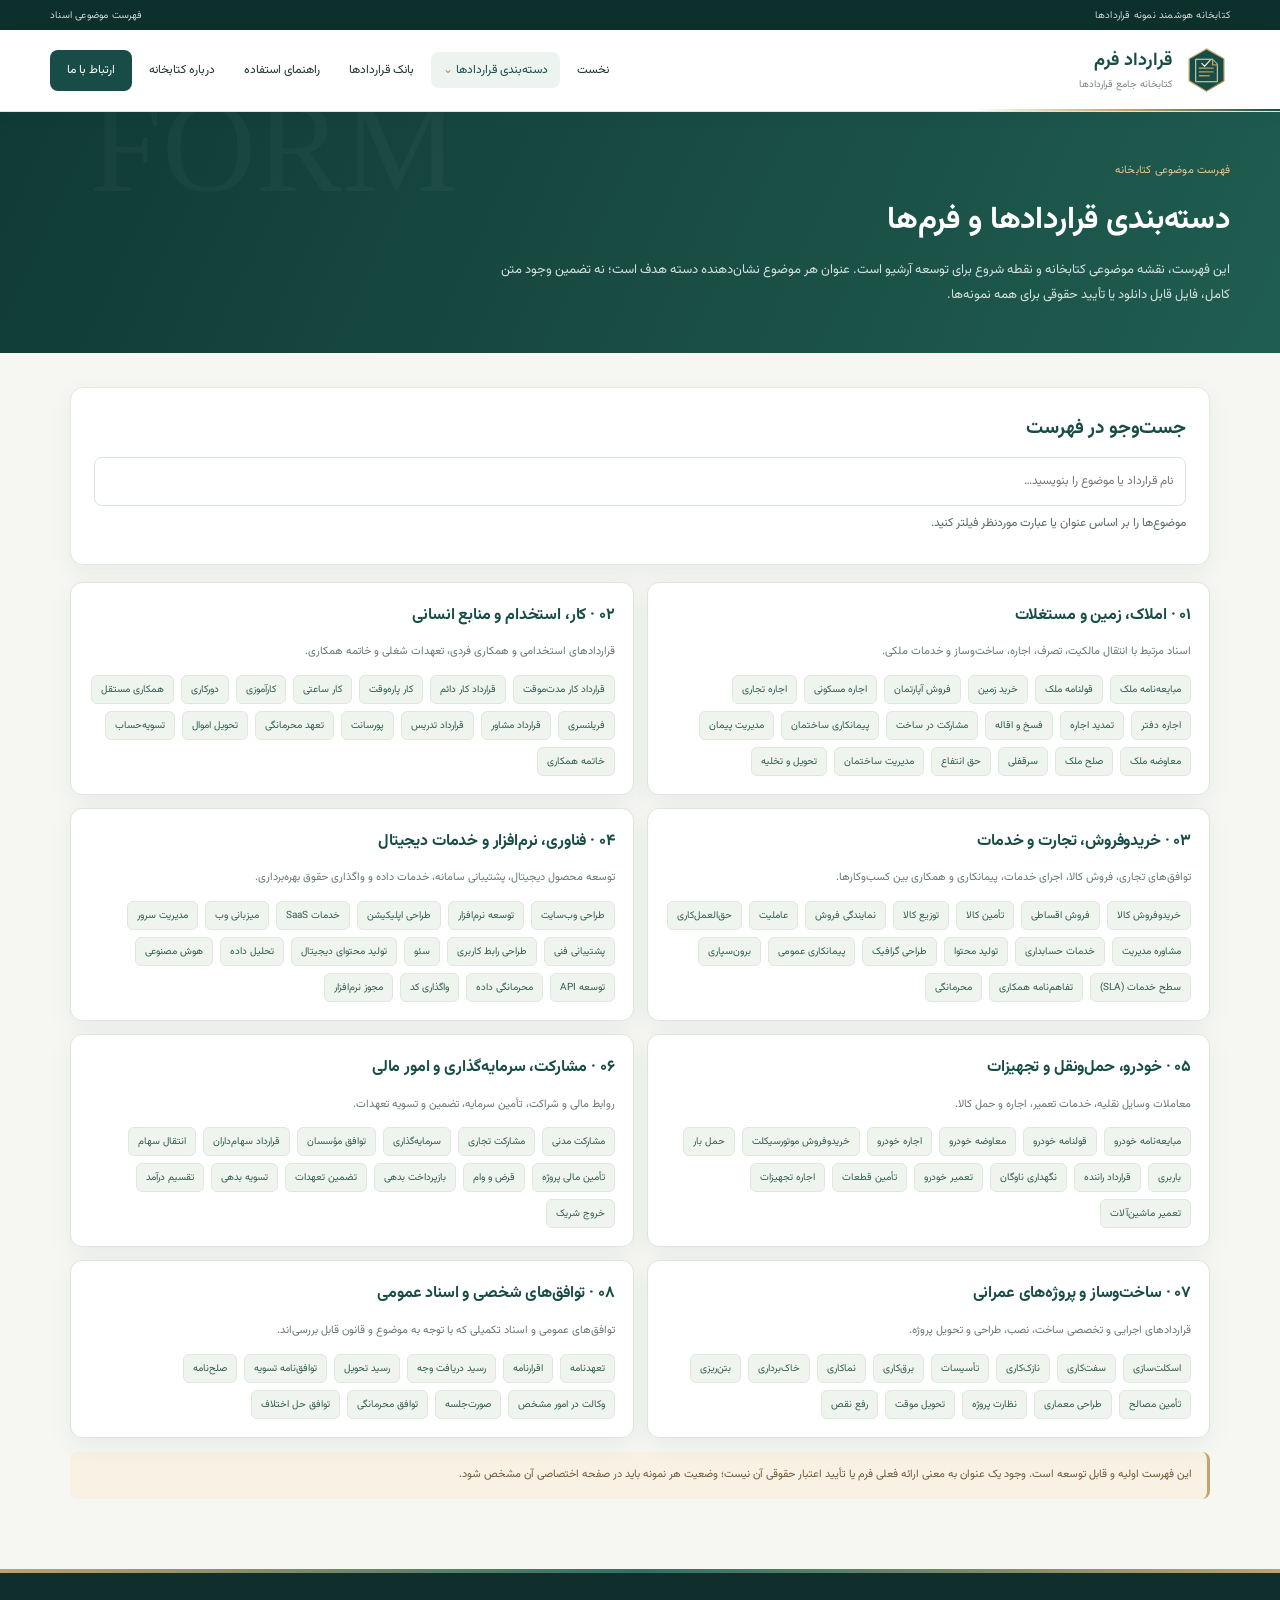
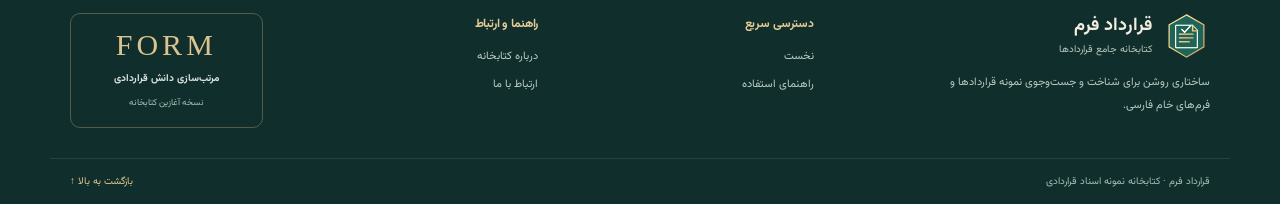
<file: pages/categories.html>
<!doctype html><html lang="fa" dir="rtl"><head><meta charset="utf-8"><meta name="viewport" content="width=device-width,initial-scale=1"><meta name="description" content="دسته‌بندی موضوعی نمونه قراردادها و فرم‌های قراردادی فارسی."><title>دسته‌بندی قراردادها | قرارداد فرم</title><link rel="icon" href="../assets/images/brand.svg" type="image/svg+xml"><link rel="stylesheet" href="../assets/css/style.css"></head><body><div class="topline"><span>کتابخانه هوشمند نمونه قراردادها</span><span>فهرست موضوعی اسناد</span></div><header class="site-header"><a class="brand" href="../index.html"><img src="../assets/images/brand.svg" alt=""><span><b>قرارداد فرم</b><small>کتابخانه جامع قراردادها</small></span></a><button class="menu-toggle" aria-label="بازکردن منو" aria-expanded="false">☰</button><nav class="main-nav"><a href="../index.html">نخست</a><div class="nav-drop"><a class="active" href="categories.html">دسته‌بندی قراردادها <span>⌄</span></a><div class="drop-menu"><a href="#property">املاک و مستغلات</a><a href="#work">کار و همکاری</a><a href="#business">کسب‌وکار و خدمات</a><a href="#digital">فناوری و نرم‌افزار</a></div></div><a href="bank.html">بانک قراردادها</a><a href="how-to-use.html">راهنمای استفاده</a><a href="about.html">درباره کتابخانه</a><a class="nav-cta" href="contact.html">ارتباط با ما</a></nav></header><section class="page-hero"><span class="eyebrow">فهرست موضوعی کتابخانه</span><h1>دسته‌بندی قراردادها و فرم‌ها</h1><p>این فهرست، نقشه موضوعی کتابخانه و نقطه شروع برای توسعه آرشیو است. عنوان هر موضوع نشان‌دهنده دسته هدف است؛ نه تضمین وجود متن کامل، فایل قابل دانلود یا تأیید حقوقی برای همه نمونه‌ها.</p></section><main class="content-wrap"><div class="panel"><h2>جست‌وجو در فهرست</h2><input id="catalogSearch" placeholder="نام قرارداد یا موضوع را بنویسید…" aria-label="جست‌وجو در دسته‌بندی" style="width:100%;padding:12px;border:1px solid var(--line);border-radius:8px;font:inherit;font-size:12px"><p id="searchCount">موضوع‌ها را بر اساس عنوان یا عبارت موردنظر فیلتر کنید.</p></div><div class="catalog-list" id="catalogList">
<article class="catalog-group" id="property"><h2>۰۱ · املاک، زمین و مستغلات</h2><p>اسناد مرتبط با انتقال مالکیت، تصرف، اجاره، ساخت‌وساز و خدمات ملکی.</p><div class="chips"><span>مبایعه‌نامه ملک</span><span>قولنامه ملک</span><span>خرید زمین</span><span>فروش آپارتمان</span><span>اجاره مسکونی</span><span>اجاره تجاری</span><span>اجاره دفتر</span><span>تمدید اجاره</span><span>فسخ و اقاله</span><span>مشارکت در ساخت</span><span>پیمانکاری ساختمان</span><span>مدیریت پیمان</span><span>معاوضه ملک</span><span>صلح ملک</span><span>سرقفلی</span><span>حق انتفاع</span><span>مدیریت ساختمان</span><span>تحویل و تخلیه</span></div></article>
<article class="catalog-group" id="work"><h2>۰۲ · کار، استخدام و منابع انسانی</h2><p>قراردادهای استخدامی و همکاری فردی، تعهدات شغلی و خاتمه همکاری.</p><div class="chips"><span>قرارداد کار مدت‌موقت</span><span>قرارداد کار دائم</span><span>کار پاره‌وقت</span><span>کار ساعتی</span><span>کارآموزی</span><span>دورکاری</span><span>همکاری مستقل</span><span>فریلنسری</span><span>قرارداد مشاور</span><span>قرارداد تدریس</span><span>پورسانت</span><span>تعهد محرمانگی</span><span>تحویل اموال</span><span>تسویه‌حساب</span><span>خاتمه همکاری</span></div></article>
<article class="catalog-group" id="business"><h2>۰۳ · خریدوفروش، تجارت و خدمات</h2><p>توافق‌های تجاری، فروش کالا، اجرای خدمات، پیمانکاری و همکاری بین کسب‌وکارها.</p><div class="chips"><span>خریدوفروش کالا</span><span>فروش اقساطی</span><span>تأمین کالا</span><span>توزیع کالا</span><span>نمایندگی فروش</span><span>عاملیت</span><span>حق‌العمل‌کاری</span><span>مشاوره مدیریت</span><span>خدمات حسابداری</span><span>تولید محتوا</span><span>طراحی گرافیک</span><span>پیمانکاری عمومی</span><span>برون‌سپاری</span><span>سطح خدمات (SLA)</span><span>تفاهم‌نامه همکاری</span><span>محرمانگی</span></div></article>
<article class="catalog-group" id="digital"><h2>۰۴ · فناوری، نرم‌افزار و خدمات دیجیتال</h2><p>توسعه محصول دیجیتال، پشتیبانی سامانه، خدمات داده و واگذاری حقوق بهره‌برداری.</p><div class="chips"><span>طراحی وب‌سایت</span><span>توسعه نرم‌افزار</span><span>طراحی اپلیکیشن</span><span>خدمات SaaS</span><span>میزبانی وب</span><span>مدیریت سرور</span><span>پشتیبانی فنی</span><span>طراحی رابط کاربری</span><span>سئو</span><span>تولید محتوای دیجیتال</span><span>تحلیل داده</span><span>هوش مصنوعی</span><span>توسعه API</span><span>محرمانگی داده</span><span>واگذاری کد</span><span>مجوز نرم‌افزار</span></div></article>
<article class="catalog-group" id="vehicle"><h2>۰۵ · خودرو، حمل‌ونقل و تجهیزات</h2><p>معاملات وسایل نقلیه، خدمات تعمیر، اجاره و حمل کالا.</p><div class="chips"><span>مبایعه‌نامه خودرو</span><span>قولنامه خودرو</span><span>معاوضه خودرو</span><span>اجاره خودرو</span><span>خریدوفروش موتورسیکلت</span><span>حمل بار</span><span>باربری</span><span>قرارداد راننده</span><span>نگهداری ناوگان</span><span>تعمیر خودرو</span><span>تأمین قطعات</span><span>اجاره تجهیزات</span><span>تعمیر ماشین‌آلات</span></div></article>
<article class="catalog-group" id="finance"><h2>۰۶ · مشارکت، سرمایه‌گذاری و امور مالی</h2><p>روابط مالی و شراکت، تأمین سرمایه، تضمین و تسویه تعهدات.</p><div class="chips"><span>مشارکت مدنی</span><span>مشارکت تجاری</span><span>سرمایه‌گذاری</span><span>توافق مؤسسان</span><span>قرارداد سهام‌داران</span><span>انتقال سهام</span><span>تأمین مالی پروژه</span><span>قرض و وام</span><span>بازپرداخت بدهی</span><span>تضمین تعهدات</span><span>تسویه بدهی</span><span>تقسیم درآمد</span><span>خروج شریک</span></div></article>
<article class="catalog-group" id="construction"><h2>۰۷ · ساخت‌وساز و پروژه‌های عمرانی</h2><p>قراردادهای اجرایی و تخصصی ساخت، نصب، طراحی و تحویل پروژه.</p><div class="chips"><span>اسکلت‌سازی</span><span>سفت‌کاری</span><span>نازک‌کاری</span><span>تأسیسات</span><span>برق‌کاری</span><span>نماکاری</span><span>خاک‌برداری</span><span>بتن‌ریزی</span><span>تأمین مصالح</span><span>طراحی معماری</span><span>نظارت پروژه</span><span>تحویل موقت</span><span>رفع نقص</span></div></article>
<article class="catalog-group" id="personal"><h2>۰۸ · توافق‌های شخصی و اسناد عمومی</h2><p>توافق‌های عمومی و اسناد تکمیلی که با توجه به موضوع و قانون قابل بررسی‌اند.</p><div class="chips"><span>تعهدنامه</span><span>اقرارنامه</span><span>رسید دریافت وجه</span><span>رسید تحویل</span><span>توافق‌نامه تسویه</span><span>صلح‌نامه</span><span>وکالت در امور مشخص</span><span>صورت‌جلسه</span><span>توافق محرمانگی</span><span>توافق حل اختلاف</span></div></article></div><div class="note">این فهرست اولیه و قابل توسعه است. وجود یک عنوان به معنی ارائه فعلی فرم یا تأیید اعتبار حقوقی آن نیست؛ وضعیت هر نمونه باید در صفحه اختصاصی آن مشخص شود.</div></main><footer class="site-footer"><div class="footer-main"><div class="footer-brand"><a class="brand brand-footer" href="../index.html"><img src="../assets/images/brand.svg" alt=""><span><b>قرارداد فرم</b><small>کتابخانه جامع قراردادها</small></span></a><p>ساختاری روشن برای شناخت و جست‌وجوی نمونه قراردادها و فرم‌های خام فارسی.</p></div><div><h3>دسترسی سریع</h3><a href="../index.html">نخست</a><a href="how-to-use.html">راهنمای استفاده</a></div><div><h3>راهنما و ارتباط</h3><a href="about.html">درباره کتابخانه</a><a href="contact.html">ارتباط با ما</a></div><div class="footer-mark"><span>FORM</span><b>مرتب‌سازی دانش قراردادی</b><small>نسخه آغازین کتابخانه</small></div></div><div class="footer-bottom"><span>قرارداد فرم · کتابخانه نمونه اسناد قراردادی</span><a href="#">بازگشت به بالا ↑</a></div></footer><script src="../assets/js/main.js"></script><script>const input=document.getElementById('catalogSearch'),groups=[...document.querySelectorAll('.catalog-group')],count=document.getElementById('searchCount');input.addEventListener('input',()=>{let n=0;const q=input.value.trim().toLocaleLowerCase('fa');groups.forEach(g=>{const show=g.innerText.toLocaleLowerCase('fa').includes(q);g.hidden=!show;if(show)n++});count.textContent=q?'تعداد دسته‌های منطبق: '+n:'موضوع‌ها را بر اساس عنوان یا عبارت موردنظر فیلتر کنید.'});const params=new URLSearchParams(location.search),q=params.get('q');if(q){input.value=q;input.dispatchEvent(new Event('input'))}</script></body></html>
</file>
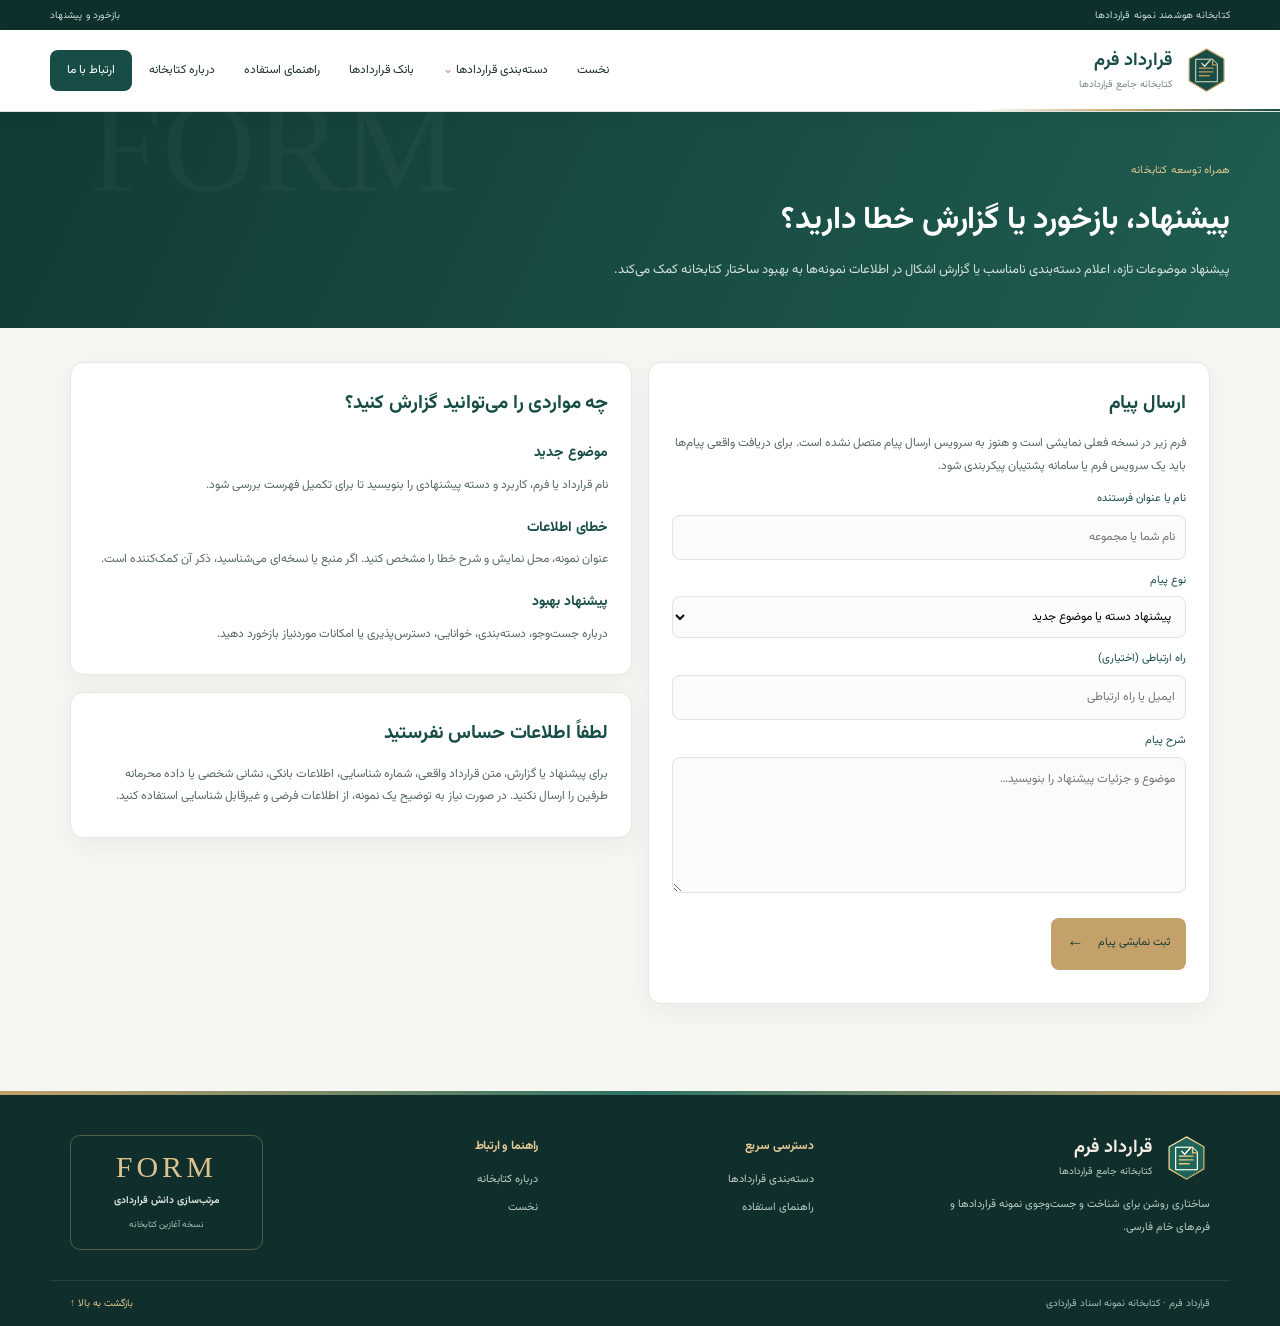
<file: pages/contact.html>
<!doctype html><html lang="fa" dir="rtl"><head><meta charset="utf-8"><meta name="viewport" content="width=device-width,initial-scale=1"><meta name="description" content="ارتباط با قرارداد فرم برای پیشنهاد دسته، گزارش خطا و بازخورد درباره کتابخانه."><title>ارتباط با ما | قرارداد فرم</title><link rel="icon" href="../assets/images/brand.svg" type="image/svg+xml"><link rel="stylesheet" href="../assets/css/style.css"></head><body><div class="topline"><span>کتابخانه هوشمند نمونه قراردادها</span><span>بازخورد و پیشنهاد</span></div><header class="site-header"><a class="brand" href="../index.html"><img src="../assets/images/brand.svg" alt=""><span><b>قرارداد فرم</b><small>کتابخانه جامع قراردادها</small></span></a><button class="menu-toggle" aria-label="بازکردن منو" aria-expanded="false">☰</button><nav class="main-nav"><a href="../index.html">نخست</a><div class="nav-drop"><a href="categories.html">دسته‌بندی قراردادها <span>⌄</span></a><div class="drop-menu"><a href="categories.html#property">املاک و مستغلات</a><a href="categories.html#work">کار و همکاری</a><a href="categories.html#business">کسب‌وکار و خدمات</a></div></div><a href="bank.html">بانک قراردادها</a><a href="how-to-use.html">راهنمای استفاده</a><a href="about.html">درباره کتابخانه</a><a class="nav-cta active" href="contact.html">ارتباط با ما</a></nav></header><section class="page-hero"><span class="eyebrow">همراه توسعه کتابخانه</span><h1>پیشنهاد، بازخورد یا گزارش خطا دارید؟</h1><p>پیشنهاد موضوعات تازه، اعلام دسته‌بندی نامناسب یا گزارش اشکال در اطلاعات نمونه‌ها به بهبود ساختار کتابخانه کمک می‌کند.</p></section><main class="content-wrap"><div class="contact-grid"><section class="panel"><h2>ارسال پیام</h2><p>فرم زیر در نسخه فعلی نمایشی است و هنوز به سرویس ارسال پیام متصل نشده است. برای دریافت واقعی پیام‌ها باید یک سرویس فرم یا سامانه پشتیبان پیکربندی شود.</p><form class="contact-form"><label for="name">نام یا عنوان فرستنده</label><input id="name" name="name" required placeholder="نام شما یا مجموعه"><label for="kind">نوع پیام</label><select id="kind" name="kind"><option>پیشنهاد دسته یا موضوع جدید</option><option>گزارش خطا در محتوا</option><option>پیشنهاد همکاری</option><option>بازخورد درباره تجربه کاربری</option><option>سایر موارد</option></select><label for="email">راه ارتباطی (اختیاری)</label><input id="email" name="email" type="text" placeholder="ایمیل یا راه ارتباطی"><label for="message">شرح پیام</label><textarea id="message" name="message" rows="5" required placeholder="موضوع و جزئیات پیشنهاد را بنویسید…"></textarea><button class="button button-gold" type="submit">ثبت نمایشی پیام <span>←</span></button><div class="form-status" role="status"></div></form></section><div><section class="panel"><h2>چه مواردی را می‌توانید گزارش کنید؟</h2><h3>موضوع جدید</h3><p>نام قرارداد یا فرم، کاربرد و دسته پیشنهادی را بنویسید تا برای تکمیل فهرست بررسی شود.</p><h3>خطای اطلاعات</h3><p>عنوان نمونه، محل نمایش و شرح خطا را مشخص کنید. اگر منبع یا نسخه‌ای می‌شناسید، ذکر آن کمک‌کننده است.</p><h3>پیشنهاد بهبود</h3><p>درباره جست‌وجو، دسته‌بندی، خوانایی، دسترس‌پذیری یا امکانات موردنیاز بازخورد دهید.</p></section><section class="panel"><h2>لطفاً اطلاعات حساس نفرستید</h2><p>برای پیشنهاد یا گزارش، متن قرارداد واقعی، شماره شناسایی، اطلاعات بانکی، نشانی شخصی یا داده محرمانه طرفین را ارسال نکنید. در صورت نیاز به توضیح یک نمونه، از اطلاعات فرضی و غیرقابل شناسایی استفاده کنید.</p></section></div></div></main><footer class="site-footer"><div class="footer-main"><div class="footer-brand"><a class="brand brand-footer" href="../index.html"><img src="../assets/images/brand.svg" alt=""><span><b>قرارداد فرم</b><small>کتابخانه جامع قراردادها</small></span></a><p>ساختاری روشن برای شناخت و جست‌وجوی نمونه قراردادها و فرم‌های خام فارسی.</p></div><div><h3>دسترسی سریع</h3><a href="categories.html">دسته‌بندی قراردادها</a><a href="how-to-use.html">راهنمای استفاده</a></div><div><h3>راهنما و ارتباط</h3><a href="about.html">درباره کتابخانه</a><a href="../index.html">نخست</a></div><div class="footer-mark"><span>FORM</span><b>مرتب‌سازی دانش قراردادی</b><small>نسخه آغازین کتابخانه</small></div></div><div class="footer-bottom"><span>قرارداد فرم · کتابخانه نمونه اسناد قراردادی</span><a href="#">بازگشت به بالا ↑</a></div></footer><script src="../assets/js/main.js"></script></body></html>
</file>
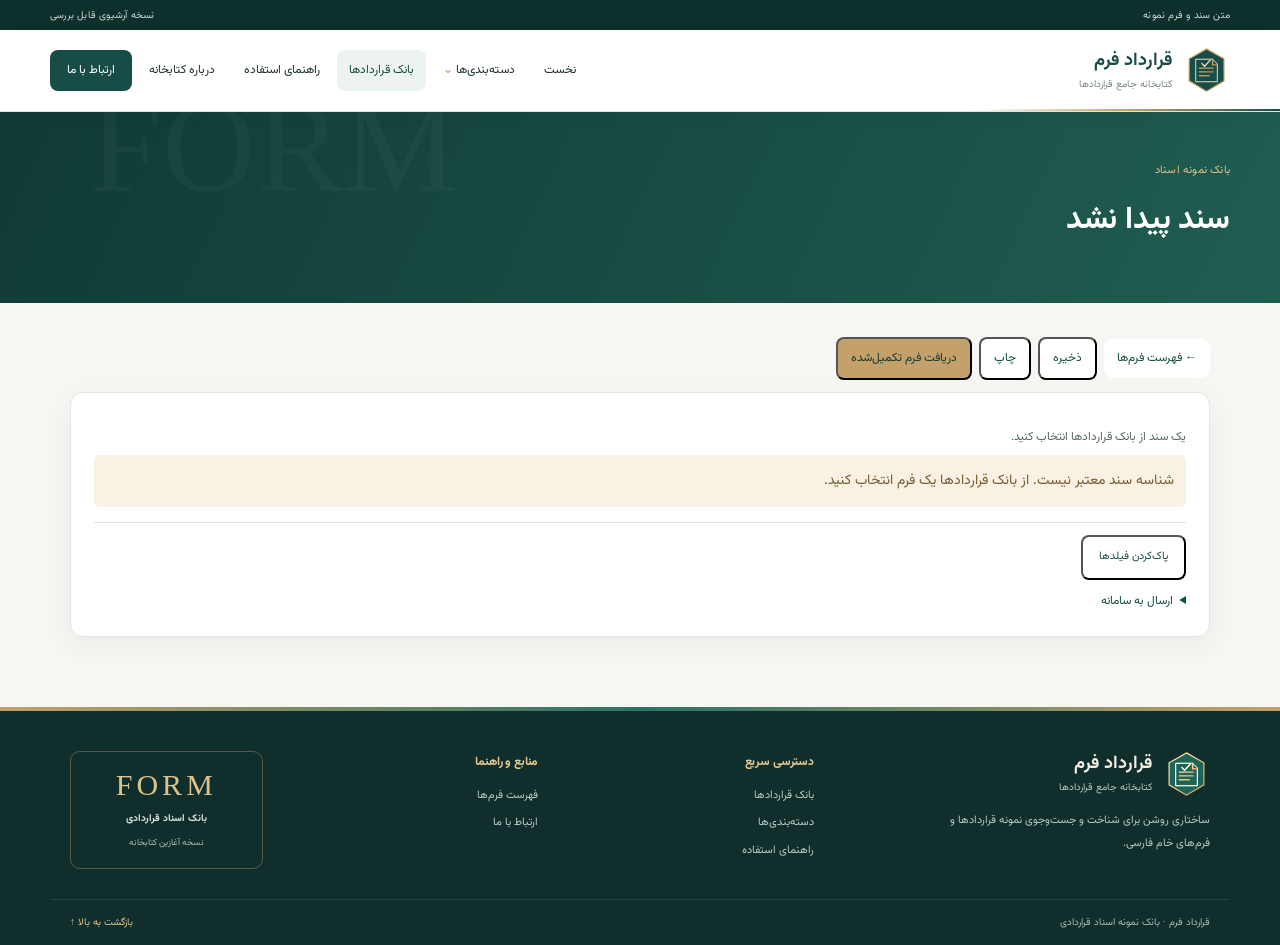
<file: pages/contract.html>
<!doctype html>
<html lang="fa" dir="rtl"><head><meta charset="utf-8"><meta name="viewport" content="width=device-width,initial-scale=1"><meta name="description" content="مشاهده متن فرم‌ها و قراردادهای نمونه در کتابخانه قرارداد فرم."><title>متن قرارداد | قرارداد فرم</title><link rel="icon" href="../assets/images/brand.svg" type="image/svg+xml"><link rel="stylesheet" href="../assets/css/style.css"><style>
.document-body{font-size:14px;line-height:2;overflow-wrap:anywhere;color:#273b34}
.document-body h1{font-size:21px;color:var(--green);margin:0 0 12px}
.document-body h2{font-size:17px;color:var(--green);margin:20px 0 7px;padding-bottom:5px;border-bottom:1px solid var(--line)}
.document-body h3{font-size:15px;color:var(--green);margin:16px 0 6px}
.document-body p,.document-body li{font-size:13px;color:#34473f;margin:7px 0}
.document-body ul,.document-body ol{padding-right:22px;margin:8px 0}
.document-body blockquote{display:none}
.document-body table{width:100%;border-collapse:collapse;margin:12px 0;font-size:12px;display:block;overflow-x:auto}
.document-body th,.document-body td{border:1px solid var(--line);padding:7px;text-align:right;min-width:80px}
.document-body th{background:#f0f4f0;color:var(--green)}
.doc-actions{display:flex;gap:7px;flex-wrap:wrap;margin:0 0 12px;align-items:center}
.doc-actions .button{cursor:pointer;padding:8px 13px;min-height:36px;font-size:12px}
.doc-meta{font-size:11px;color:var(--muted);margin:0 0 10px}
.contract-field{font:inherit;font-size:inherit;color:var(--ink);background:#fff;border:1px solid #b8c8be;border-radius:3px;padding:1px 5px;min-width:85px;max-width:100%;display:inline-block;vertical-align:baseline;line-height:1.8;outline:none}
.contract-field:focus{border-color:var(--green);box-shadow:0 0 0 2px #174d4615}
.contract-field::placeholder{color:#777;opacity:1;font-size:.88em}
.document-body .field-empty{min-width:60px;width:70px}
.doc-status{font-size:11px;color:var(--muted);margin:0 0 8px}
.doc-error{padding:12px;background:#f8f1e4;border-radius:6px;color:#765c31}
.editor-tools{border-top:1px solid var(--line);padding-top:12px!important;margin-top:15px!important}
.editor-tools .doc-meta{font-size:10px}
#destination-url{min-width:180px!important;padding:8px!important;font-size:12px!important}
@media(max-width:650px){.doc-actions .button{flex:1;justify-content:center}.document-body{font-size:13px}.document-body p,.document-body li{font-size:12px}.contract-field{min-width:70px}}
@media print{.topline,.site-header,.page-hero,.doc-actions,.note,.site-footer,.doc-status,.editor-tools,.back-top{display:none!important}body,main,.content-wrap,.panel{background:#fff!important;box-shadow:none!important;padding:0!important;margin:0!important}.document-body{font-size:12pt;line-height:1.85}.contract-field{border:0;border-bottom:1px solid #777;background:transparent;box-shadow:none;padding:0 2px;min-width:70px;color:#000}.panel{border:0!important}.document-body h2{border:0}}
</style></head><body>
<div class="topline"><span>متن سند و فرم نمونه</span><span>نسخه آرشیوی قابل بررسی</span></div><header class="site-header"><a class="brand" href="../index.html"><img src="../assets/images/brand.svg" alt="نشان قرارداد فرم"><span><b>قرارداد فرم</b><small>کتابخانه جامع قراردادها</small></span></a><button class="menu-toggle" aria-label="بازکردن منو" aria-expanded="false">☰</button><nav class="main-nav"><a href="../index.html">نخست</a><div class="nav-drop"><a href="categories.html">دسته‌بندی‌ها <span>⌄</span></a><div class="drop-menu"><a href="categories.html#property">املاک و مستغلات</a><a href="categories.html#work">کار و همکاری</a><a href="categories.html#business">کسب‌وکار و خدمات</a><a href="categories.html#digital">فناوری و نرم‌افزار</a></div></div><a class="active" href="bank.html">بانک قراردادها</a><a href="how-to-use.html">راهنمای استفاده</a><a href="about.html">درباره کتابخانه</a><a class="nav-cta" href="contact.html">ارتباط با ما</a></nav></header>
<main><section class="page-hero"><span class="eyebrow">بانک نمونه اسناد</span><h1 id="doc-title">در حال بارگذاری سند…</h1></section><div class="content-wrap"><div class="doc-actions"><a class="button button-light" href="bank.html">← فهرست فرم‌ها</a><button class="button button-light" id="save-draft" type="button">ذخیره</button><button class="button button-light" id="print-doc" type="button">چاپ</button><button class="button button-gold" id="download-filled" type="button">دریافت فرم تکمیل‌شده</button></div><div class="panel"><div id="doc-meta" class="doc-meta"></div><p id="doc-status" class="doc-status" aria-live="polite">در حال بارگذاری…</p><article id="document" class="document-body"><p>در حال دریافت متن سند از آرشیو…</p></article><div class="editor-tools" style="margin-top:14px">
<button class="button button-light" id="clear-fields" type="button">پاک‌کردن فیلدها</button>
<details style="margin-top:10px">
<summary style="cursor:pointer;font-size:12px;color:var(--green)">ارسال به سامانه</summary>
<div style="display:flex;gap:7px;flex-wrap:wrap;align-items:center;margin-top:9px">
<input id="destination-url" type="url" placeholder="نشانی سامانه (https://…)" aria-label="نشانی مقصد برای ارسال فرم" style="flex:1;min-width:180px;padding:8px;border:1px solid var(--line);border-radius:6px;font:inherit;direction:ltr;text-align:left">
<button class="button button-gold" id="send-destination" type="button">ارسال</button>
</div>
<small class="doc-meta">مقصد باید دریافت فرم با روش POST را پشتیبانی کند.</small>
</details>
</div></div></main>
<footer class="site-footer"><div class="footer-main"><div class="footer-brand"><a class="brand brand-footer" href="../index.html"><img src="../assets/images/brand.svg" alt=""><span><b>قرارداد فرم</b><small>کتابخانه جامع قراردادها</small></span></a><p>ساختاری روشن برای شناخت و جست‌وجوی نمونه قراردادها و فرم‌های خام فارسی.</p></div><div><h3>دسترسی سریع</h3><a href="bank.html">بانک قراردادها</a><a href="categories.html">دسته‌بندی‌ها</a><a href="how-to-use.html">راهنمای استفاده</a></div><div><h3>منابع و راهنما</h3><a href="bank.html">فهرست فرم‌ها</a><a href="contact.html">ارتباط با ما</a></div><div class="footer-mark"><span>FORM</span><b>بانک اسناد قراردادی</b><small>نسخه آغازین کتابخانه</small></div></div><div class="footer-bottom"><span>قرارداد فرم · بانک نمونه اسناد قراردادی</span><a href="#">بازگشت به بالا ↑</a></div></footer>
<script src="../assets/js/main.js"></script><script>
const docs={
'pr-001':{title:'قرارداد اجاره واحد مسکونی',path:'../bank/01-property/residential-lease.md',id:'PR-001'},
'pr-002':{title:'قرارداد اجاره محل تجاری',path:'../bank/01-property/commercial-lease.md',id:'PR-002'},
'pr-003':{title:'مبایعه‌نامه ملک',path:'../bank/01-property/property-sale.md',id:'PR-003'},
'pr-004':{title:'قرارداد مشارکت در ساخت',path:'../bank/01-property/construction-partnership.md',id:'PR-004'},
'pr-005':{title:'صورت‌جلسه تحویل ملک',path:'../bank/01-property/property-handover.md',id:'PR-005'},
'pr-006':{title:'قرارداد اجاره زمین',path:'../bank/01-property/land-lease.md',id:'PR-006'},
'wk-001':{title:'قرارداد کار مدت‌موقت',path:'../bank/02-work/employment-fixed-term.md',id:'WK-001'},
'wk-002':{title:'قرارداد همکاری مستقل / فریلنسری',path:'../bank/02-work/freelance-services.md',id:'WK-002'},
'wk-003':{title:'توافق‌نامه محرمانگی اطلاعات',path:'../bank/02-work/confidentiality-nda.md',id:'WK-003'},
'wk-004':{title:'صورت‌جلسه تسویه‌حساب همکاری',path:'../bank/02-work/settlement.md',id:'WK-004'},
'wk-005':{title:'الحاقیه دورکاری',path:'../bank/02-work/remote-work-addendum.md',id:'WK-005'},
'bs-001':{title:'قرارداد ارائه خدمات',path:'../bank/03-business/service-agreement.md',id:'BS-001'},
'bs-002':{title:'قرارداد پیمانکاری',path:'../bank/03-business/contractor-agreement.md',id:'BS-002'},
'bs-003':{title:'قرارداد خریدوفروش کالا',path:'../bank/03-business/sale-of-goods.md',id:'BS-003'},
'bs-004':{title:'قرارداد مشارکت مدنی',path:'../bank/03-business/partnership.md',id:'BS-004'},
'bs-005':{title:'قرارداد خدمات مشاوره',path:'../bank/03-business/consulting.md',id:'BS-005'},
'bs-006':{title:'فرم سفارش خرید کالا یا خدمات',path:'../bank/03-business/purchase-order.md',id:'BS-006'},
'bs-007':{title:'قرارداد خدمات نگهداری و تعمیرات',path:'../bank/03-business/maintenance-service.md',id:'BS-007'},
'bs-008':{title:'قرارداد فروش امانی کالا',path:'../bank/03-business/consignment-sale.md',id:'BS-008'},
'bs-009':{title:'قرارداد نمایندگی فروش و توزیع',path:'../bank/03-business/distribution-agency.md',id:'BS-009'},
'dg-001':{title:'قرارداد توسعه نرم‌افزار',path:'../bank/04-digital/software-development.md',id:'DG-001'},
'dg-002':{title:'قرارداد طراحی و توسعه وب‌سایت',path:'../bank/04-digital/website-design.md',id:'DG-002'},
'dg-003':{title:'توافق پردازش و نگهداری داده',path:'../bank/04-digital/data-processing.md',id:'DG-003'},
'dg-004':{title:'قرارداد پشتیبانی نرم‌افزار و سامانه',path:'../bank/04-digital/maintenance-support.md',id:'DG-004'},
'vh-001':{title:'قرارداد خریدوفروش خودرو',path:'../bank/05-vehicle/vehicle-sale.md',id:'VH-001'},
'vh-002':{title:'قرارداد اجاره خودرو',path:'../bank/05-vehicle/vehicle-rental.md',id:'VH-002'},
'fn-001':{title:'اقرار به دریافت وجه و تعهد بازپرداخت',path:'../bank/06-finance/loan-acknowledgment.md',id:'FN-001'},
'fn-002':{title:'توافق‌نامه تسویه بدهی',path:'../bank/06-finance/debt-settlement.md',id:'FN-002'},
'fn-003':{title:'قرارداد قرض‌الحسنه و بازپرداخت اقساطی',path:'../bank/06-finance/interest-free-loan.md',id:'FN-003'},
'fn-004':{title:'رسید دریافت وجه',path:'../bank/06-finance/payment-receipt.md',id:'FN-004'},
'fn-005':{title:'رسید تحویل سند تضمینی',path:'../bank/06-finance/guarantee-document-receipt.md',id:'FN-005'},
'gn-001':{title:'صورت‌جلسه عمومی',path:'../bank/07-general/meeting-minutes.md',id:'GN-001'},
'gn-002':{title:'رسید تحویل اسناد و اموال',path:'../bank/07-general/delivery-receipt.md',id:'GN-002'},
'gn-003':{title:'فرم بررسی اولیه وکالت‌نامه',path:'../bank/07-general/power-of-attorney-checklist.md',id:'GN-003'},
'gn-004':{title:'صورت‌جلسه تحویل اموال به کارکنان',path:'../bank/07-general/employee-assets-handover.md',id:'GN-004'},
'gn-005':{title:'فرم تأیید و تحویل خدمات',path:'../bank/07-general/service-acceptance.md',id:'GN-005'},
'gn-006':{title:'فرم ثبت درخواست، شکایت یا پیگیری',path:'../bank/07-general/complaint-intake.md',id:'GN-006'},
'gn-007':{title:'معرفی‌نامه و اجازه امور اداری',path:'../bank/07-general/authorization-letter.md',id:'GN-007'},
'eq-001':{title:'قرارداد اجاره تجهیزات و ماشین‌آلات',path:'../bank/08-equipment/equipment-rental.md',id:'EQ-001'},
'cp-001':{title:'تفاهم‌نامه همکاری',path:'../bank/09-corporate/memorandum-of-understanding.md',id:'CP-001'},
'cp-002':{title:'قرارداد بازاریابی و پورسانت',path:'../bank/09-corporate/commission-marketing.md',id:'CP-002'}
};
const escapeHtml=s=>String(s).replace(/&/g,'&amp;').replace(/</g,'&lt;').replace(/>/g,'&gt;').replace(/"/g,'&quot;');
const inline=s=>{
  let safe=escapeHtml(s);
  safe=safe.replace(/\*\*(.+?)\*\*/g,'<strong>$1</strong>').replace(/`([^`]+)`/g,'<code>$1</code>');
  safe=safe.replace(/\[([^\]]{0,100})\]/g,(all,label)=>{
    const hint=label.trim()||'تکمیل شود';
    const cls=label.trim()?'contract-field':'contract-field field-empty';
    const width=Math.min(320,Math.max(85,hint.length*9+35));
    return '<input type="text" class="'+cls+'" data-field placeholder="'+escapeHtml(hint)+'" aria-label="'+escapeHtml(hint)+'" style="width:'+width+'px" autocomplete="off">';
  });
  return safe;
};
function renderMarkdown(md){
  const lines=md.replace(/\r/g,'').split('\n');let out='',i=0;
  while(i<lines.length){
    const line=lines[i];
    if(!line.trim()){i++;continue}
    if(/^>\s*\*\*یادآوری مهم:\*\*/.test(line)||/^\*\*(?:شناسه سند|شناسه):\*\*/.test(line)){i++;continue}
    if(/^#\s+/.test(line)&&line.replace(/^#\s+/,'').trim()===String(doc?.title||'').trim()){i++;continue}
    if(/^#{1,6}\s/.test(line)){const m=line.match(/^(#{1,6})\s+(.*)$/);const level=Math.min(m[1].length+1,6);out+='<h'+level+'>'+inline(m[2])+'</h'+level+'>';i++;continue}
    if(/^\|/.test(line)){const rows=[];while(i<lines.length&&/^\|/.test(lines[i])){rows.push(lines[i].split('|').slice(1,-1).map(x=>x.trim()));i++}const body=rows.filter(r=>!r.every(c=>/^:?-{3,}:?$/.test(c)));if(body.length){out+='<table><thead><tr>'+body[0].map(c=>'<th>'+inline(c)+'</th>').join('')+'</tr></thead><tbody>'+body.slice(1).map(r=>'<tr>'+r.map(c=>'<td>'+inline(c)+'</td>').join('')+'</tr>').join('')+'</tbody></table>'}continue}
    if(/^>\s?/.test(line)){const q=[];while(i<lines.length&&/^>\s?/.test(lines[i]))q.push(inline(lines[i++].replace(/^>\s?/,'')));out+='<blockquote>'+q.join('<br>')+'</blockquote>';continue}
    if(/^---+$/.test(line.trim())){out+='<hr>';i++;continue}
    if(/^\s*[-*]\s+/.test(line)){const arr=[];while(i<lines.length&&/^\s*[-*]\s+/.test(lines[i]))arr.push('<li>'+inline(lines[i++].replace(/^\s*[-*]\s+/,''))+'</li>');out+='<ul>'+arr.join('')+'</ul>';continue}
    if(/^\s*\d+[.)]\s+/.test(line)){const arr=[];while(i<lines.length&&/^\s*\d+[.)]\s+/.test(lines[i]))arr.push('<li>'+inline(lines[i++].replace(/^\s*\d+[.)]\s+/,''))+'</li>');out+='<ol>'+arr.join('')+'</ol>';continue}
    const para=[];while(i<lines.length&&lines[i].trim()&&!/^#{1,6}\s/.test(lines[i])&&!/^\|/.test(lines[i])&&!/^>\s?/.test(lines[i])&&!/^\s*[-*]\s+/.test(lines[i])&&!/^\s*\d+[.)]\s+/.test(lines[i])&&!/^---+$/.test(lines[i].trim()))para.push(inline(lines[i++]));
    if(para.length)out+='<p>'+para.join('<br>')+'</p>';else i++;
  }
  return out;
}
const key=new URLSearchParams(location.search).get('id')?.toLowerCase(),doc=docs[key],article=document.getElementById('document'),title=document.getElementById('doc-title'),meta=document.getElementById('doc-meta'),status=document.getElementById('doc-status');
const storageKey='qarardadform-draft-'+(key||'unknown');
function fields(){return Array.from(article.querySelectorAll('[data-field]'))}
function draftValues(){return fields().map((el)=>el.value)}
function restoreDraft(){try{const values=JSON.parse(localStorage.getItem(storageKey)||'[]');fields().forEach((el,i)=>{if(typeof values[i]==='string')el.value=values[i]})}catch(e){}}
function saveDraft(silent){try{localStorage.setItem(storageKey,JSON.stringify(draftValues()));if(status)status.textContent=silent?'تغییرات در پیش‌نویس مرورگر ذخیره شد.':'پیش‌نویس این فرم در همین مرورگر ذخیره شد.'}catch(e){if(status)status.textContent='ذخیره خودکار در این مرورگر در دسترس نیست؛ از دریافت فرم تکمیل‌شده استفاده کنید.'}}
function filledText(){let clone=article.cloneNode(true);clone.querySelectorAll('input[data-field]').forEach(el=>{const span=document.createElement('span');span.textContent=el.value||'................................';span.className='filled-value';el.replaceWith(span)});return clone.innerText}
function downloadFile(filename,content,type){const blob=new Blob([content],{type:type+';charset=utf-8'}),url=URL.createObjectURL(blob),a=document.createElement('a');a.href=url;a.download=filename;document.body.appendChild(a);a.click();a.remove();setTimeout(()=>URL.revokeObjectURL(url),1000)}
document.getElementById('print-doc').addEventListener('click',()=>{saveDraft(true);window.print()});
document.getElementById('save-draft').addEventListener('click',()=>saveDraft(false));
document.getElementById('clear-fields').addEventListener('click',()=>{if(confirm('همه پاسخ‌های واردشده در این فرم پاک شود؟')){fields().forEach(el=>el.value='');try{localStorage.removeItem(storageKey)}catch(e){}if(status)status.textContent='فیلدها پاک شدند.'}});
document.getElementById('download-filled').addEventListener('click',()=>{
 const clone=article.cloneNode(true);
 clone.querySelectorAll('input[data-field]').forEach(el=>{const span=document.createElement('span');span.className='filled-value';span.textContent=el.value||'................................';el.replaceWith(span)});
 const htmlDoc='<!doctype html><html lang="fa" dir="rtl"><meta charset="utf-8"><meta name="viewport" content="width=device-width,initial-scale=1"><title>'+escapeHtml(doc?doc.title:'فرم تکمیل‌شده')+'</title><style>body{font-family:Tahoma,sans-serif;direction:rtl;line-height:2;max-width:900px;margin:35px auto;padding:20px;color:#24352f}h1,h2,h3{color:#174d46}table{border-collapse:collapse;width:100%}td,th{border:1px solid #bbb;padding:7px;text-align:right}.filled-value{border-bottom:1px solid #777;padding:0 3px;white-space:pre-wrap}</style><body><h1>'+escapeHtml(doc?doc.title:'فرم تکمیل‌شده')+'</h1>'+clone.innerHTML+'</body></html>';
 downloadFile((key||'contract')+'-completed.html',htmlDoc,'text/html');
});
document.getElementById('send-destination').addEventListener('click',()=>{
 const field=document.getElementById('destination-url');let target;
 try{target=new URL(field.value)}catch(e){status.textContent='ابتدا نشانی معتبر مقصد را وارد کنید.';field.focus();return}
 if(!['https:','http:'].includes(target.protocol)){status.textContent='نشانی مقصد باید با http یا https آغاز شود.';return}
 if(!confirm('متن تکمیل‌شده این قرارداد به نشانی زیر ارسال می‌شود. فقط در صورت اعتماد به مقصد ادامه دهید:\n'+target.href))return;
 const form=document.createElement('form');form.method='POST';form.action=target.href;form.target='_blank';form.acceptCharset='UTF-8';
 const payload={'contract_id':key||'','contract_title':doc?doc.title:'فرم قرارداد','contract_text':filledText(),'source_url':location.href};
 Object.entries(payload).forEach(([name,value])=>{const input=document.createElement('input');input.type='hidden';input.name=name;input.value=value;form.appendChild(input)});
 document.body.appendChild(form);form.submit();form.remove();status.textContent='درخواست ارسال به مقصد باز شد؛ ثبت نهایی به پشتیبانی مقصد بستگی دارد.';
});
if(!doc){title.textContent='سند پیدا نشد';article.innerHTML='<div class="doc-error">شناسه سند معتبر نیست. از بانک قراردادها یک فرم انتخاب کنید.</div>';status.textContent='یک سند از بانک قراردادها انتخاب کنید.'}
else{
 document.title=doc.title+' | قرارداد فرم';title.textContent=doc.title;meta.textContent='';
 fetch(doc.path,{cache:'no-store'}).then(r=>{if(!r.ok)throw new Error('HTTP '+r.status);return r.text()}).then(md=>{
   if(!md.trim())throw new Error('empty document');
   article.innerHTML=renderMarkdown(md);restoreDraft();
   article.addEventListener('input',e=>{if(e.target.matches('[data-field]'))saveDraft(true)});
   status.textContent='فرم آماده تکمیل است.';
 }).catch(err=>{
   article.innerHTML='<div class="doc-error">بارگذاری فرم ناموفق بود. صفحه را دوباره بارگذاری کنید.</div>';
   status.textContent='خطا در بارگذاری فرم.';
 });
}</script></body></html>
</file>
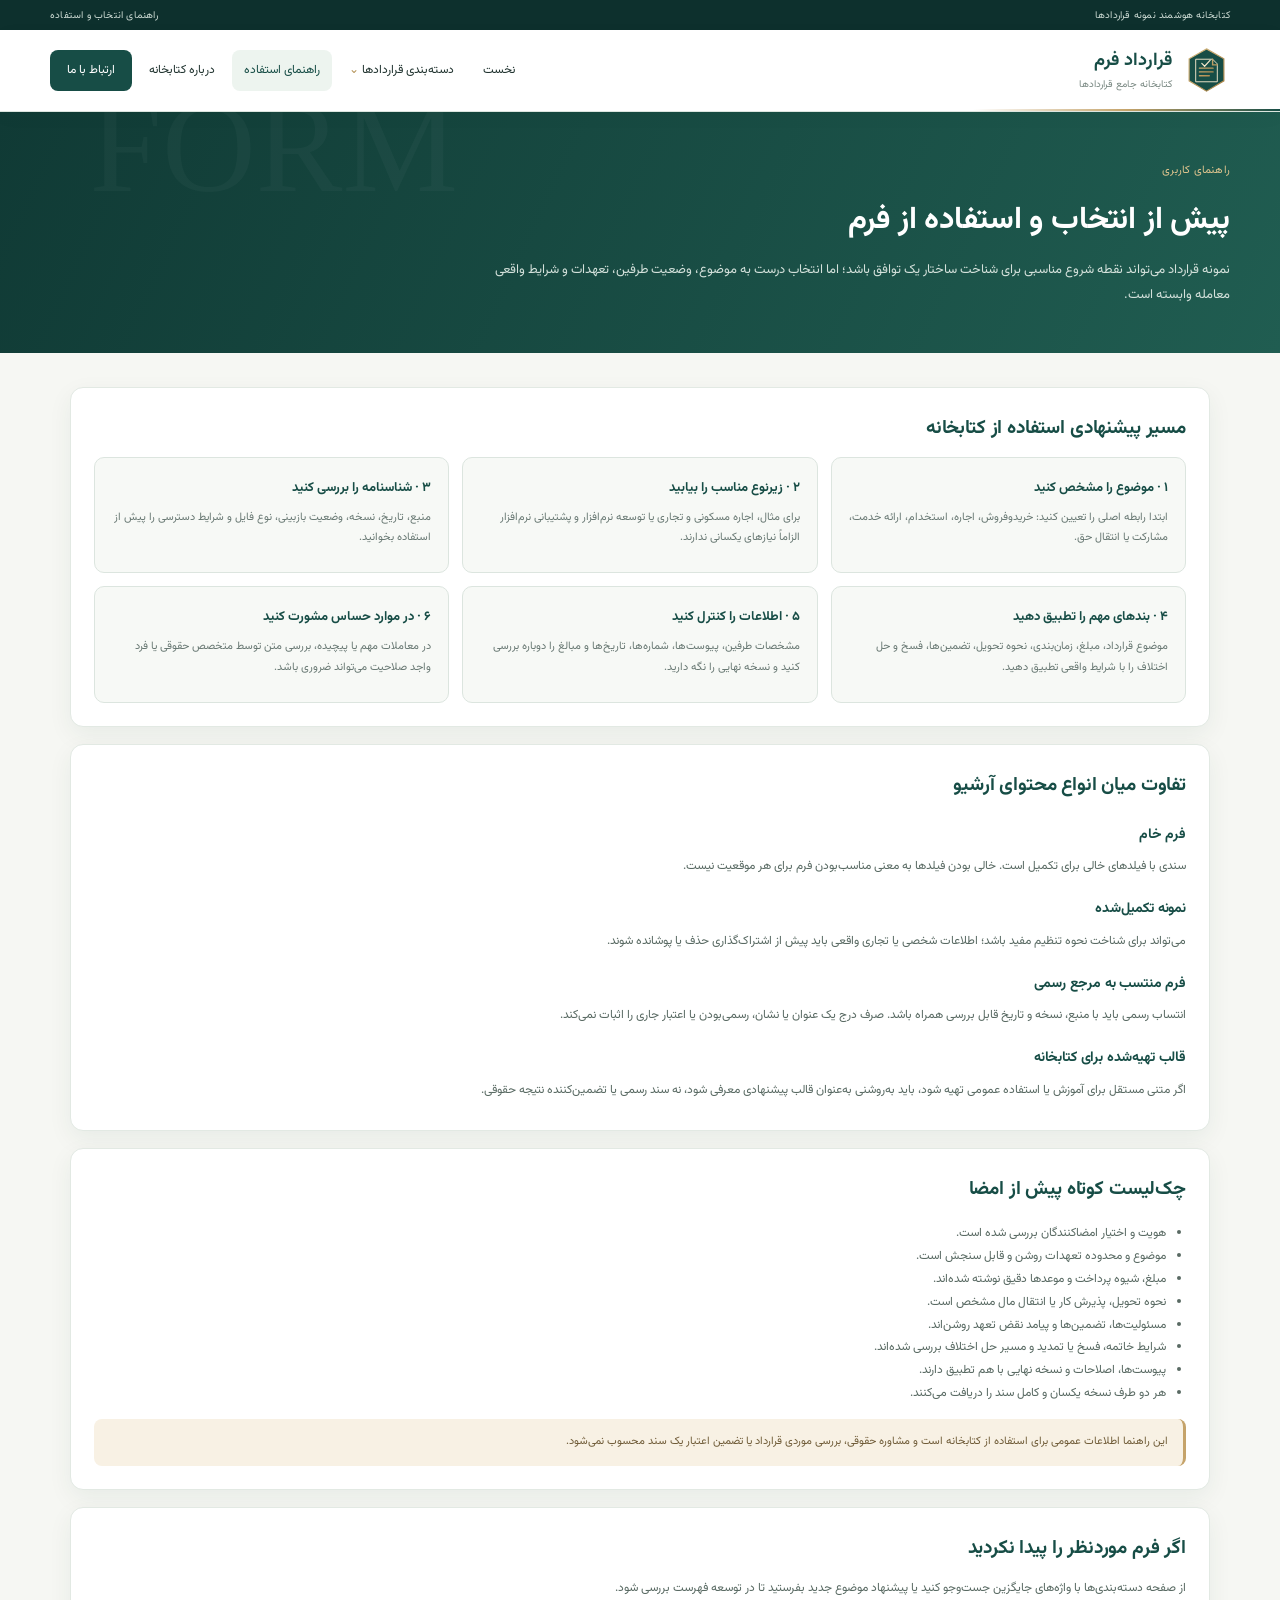
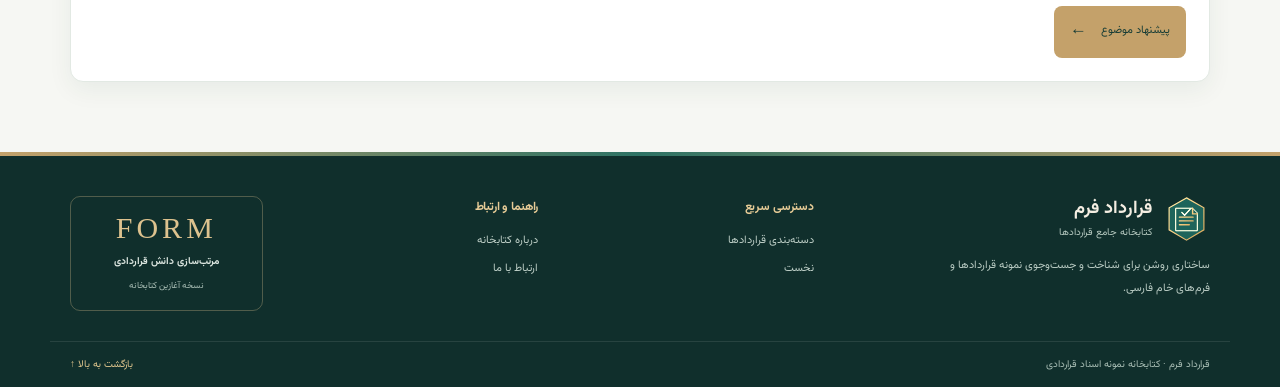
<file: pages/how-to-use.html>
<!doctype html><html lang="fa" dir="rtl"><head><meta charset="utf-8"><meta name="viewport" content="width=device-width,initial-scale=1"><meta name="description" content="راهنمای جست‌وجو، انتخاب و استفاده محتاطانه از نمونه قراردادها."><title>راهنمای استفاده | قرارداد فرم</title><link rel="icon" href="../assets/images/brand.svg" type="image/svg+xml"><link rel="stylesheet" href="../assets/css/style.css"></head><body><div class="topline"><span>کتابخانه هوشمند نمونه قراردادها</span><span>راهنمای انتخاب و استفاده</span></div><header class="site-header"><a class="brand" href="../index.html"><img src="../assets/images/brand.svg" alt=""><span><b>قرارداد فرم</b><small>کتابخانه جامع قراردادها</small></span></a><button class="menu-toggle" aria-label="بازکردن منو" aria-expanded="false">☰</button><nav class="main-nav"><a href="../index.html">نخست</a><div class="nav-drop"><a href="categories.html">دسته‌بندی قراردادها <span>⌄</span></a><div class="drop-menu"><a href="categories.html#property">املاک و مستغلات</a><a href="categories.html#work">کار و همکاری</a><a href="categories.html#business">کسب‌وکار و خدمات</a></div></div><a class="active" href="how-to-use.html">راهنمای استفاده</a><a href="about.html">درباره کتابخانه</a><a class="nav-cta" href="contact.html">ارتباط با ما</a></nav></header><section class="page-hero"><span class="eyebrow">راهنمای کاربری</span><h1>پیش از انتخاب و استفاده از فرم</h1><p>نمونه قرارداد می‌تواند نقطه شروع مناسبی برای شناخت ساختار یک توافق باشد؛ اما انتخاب درست به موضوع، وضعیت طرفین، تعهدات و شرایط واقعی معامله وابسته است.</p></section><main class="content-wrap"><section class="panel"><h2>مسیر پیشنهادی استفاده از کتابخانه</h2><div class="steps-grid"><article><b>۱ · موضوع را مشخص کنید</b><p>ابتدا رابطه اصلی را تعیین کنید: خریدوفروش، اجاره، استخدام، ارائه خدمت، مشارکت یا انتقال حق.</p></article><article><b>۲ · زیرنوع مناسب را بیابید</b><p>برای مثال، اجاره مسکونی و تجاری یا توسعه نرم‌افزار و پشتیبانی نرم‌افزار الزاماً نیازهای یکسانی ندارند.</p></article><article><b>۳ · شناسنامه را بررسی کنید</b><p>منبع، تاریخ، نسخه، وضعیت بازبینی، نوع فایل و شرایط دسترسی را پیش از استفاده بخوانید.</p></article><article><b>۴ · بندهای مهم را تطبیق دهید</b><p>موضوع قرارداد، مبلغ، زمان‌بندی، نحوه تحویل، تضمین‌ها، فسخ و حل اختلاف را با شرایط واقعی تطبیق دهید.</p></article><article><b>۵ · اطلاعات را کنترل کنید</b><p>مشخصات طرفین، پیوست‌ها، شماره‌ها، تاریخ‌ها و مبالغ را دوباره بررسی کنید و نسخه نهایی را نگه دارید.</p></article><article><b>۶ · در موارد حساس مشورت کنید</b><p>در معاملات مهم یا پیچیده، بررسی متن توسط متخصص حقوقی یا فرد واجد صلاحیت می‌تواند ضروری باشد.</p></article></div></section><section class="panel" id="caution"><h2>تفاوت میان انواع محتوای آرشیو</h2><h3>فرم خام</h3><p>سندی با فیلدهای خالی برای تکمیل است. خالی بودن فیلدها به معنی مناسب‌بودن فرم برای هر موقعیت نیست.</p><h3>نمونه تکمیل‌شده</h3><p>می‌تواند برای شناخت نحوه تنظیم مفید باشد؛ اطلاعات شخصی یا تجاری واقعی باید پیش از اشتراک‌گذاری حذف یا پوشانده شوند.</p><h3>فرم منتسب به مرجع رسمی</h3><p>انتساب رسمی باید با منبع، نسخه و تاریخ قابل بررسی همراه باشد. صرف درج یک عنوان یا نشان، رسمی‌بودن یا اعتبار جاری را اثبات نمی‌کند.</p><h3>قالب تهیه‌شده برای کتابخانه</h3><p>اگر متنی مستقل برای آموزش یا استفاده عمومی تهیه شود، باید به‌روشنی به‌عنوان قالب پیشنهادی معرفی شود، نه سند رسمی یا تضمین‌کننده نتیجه حقوقی.</p></section><section class="panel"><h2>چک‌لیست کوتاه پیش از امضا</h2><ul><li>هویت و اختیار امضاکنندگان بررسی شده است.</li><li>موضوع و محدوده تعهدات روشن و قابل سنجش است.</li><li>مبلغ، شیوه پرداخت و موعدها دقیق نوشته شده‌اند.</li><li>نحوه تحویل، پذیرش کار یا انتقال مال مشخص است.</li><li>مسئولیت‌ها، تضمین‌ها و پیامد نقض تعهد روشن‌اند.</li><li>شرایط خاتمه، فسخ یا تمدید و مسیر حل اختلاف بررسی شده‌اند.</li><li>پیوست‌ها، اصلاحات و نسخه نهایی با هم تطبیق دارند.</li><li>هر دو طرف نسخه یکسان و کامل سند را دریافت می‌کنند.</li></ul><div class="note">این راهنما اطلاعات عمومی برای استفاده از کتابخانه است و مشاوره حقوقی، بررسی موردی قرارداد یا تضمین اعتبار یک سند محسوب نمی‌شود.</div></section><section class="panel"><h2>اگر فرم موردنظر را پیدا نکردید</h2><p>از صفحه دسته‌بندی‌ها با واژه‌های جایگزین جست‌وجو کنید یا پیشنهاد موضوع جدید بفرستید تا در توسعه فهرست بررسی شود.</p><a class="button button-gold" href="contact.html">پیشنهاد موضوع <span>←</span></a></section></main><footer class="site-footer"><div class="footer-main"><div class="footer-brand"><a class="brand brand-footer" href="../index.html"><img src="../assets/images/brand.svg" alt=""><span><b>قرارداد فرم</b><small>کتابخانه جامع قراردادها</small></span></a><p>ساختاری روشن برای شناخت و جست‌وجوی نمونه قراردادها و فرم‌های خام فارسی.</p></div><div><h3>دسترسی سریع</h3><a href="categories.html">دسته‌بندی قراردادها</a><a href="../index.html">نخست</a></div><div><h3>راهنما و ارتباط</h3><a href="about.html">درباره کتابخانه</a><a href="contact.html">ارتباط با ما</a></div><div class="footer-mark"><span>FORM</span><b>مرتب‌سازی دانش قراردادی</b><small>نسخه آغازین کتابخانه</small></div></div><div class="footer-bottom"><span>قرارداد فرم · کتابخانه نمونه اسناد قراردادی</span><a href="#">بازگشت به بالا ↑</a></div></footer><script src="../assets/js/main.js"></script></body></html>
</file>
<file: assets/css/style.css>
@font-face{font-family:Vazirmatn;src:url('../fonts/Vazirmatn-Regular.woff2') format('woff2');font-weight:400;font-style:normal;font-display:swap}
@font-face{font-family:Vazirmatn;src:url('../fonts/Vazirmatn-Medium.woff2') format('woff2');font-weight:500;font-style:normal;font-display:swap}
@font-face{font-family:Vazirmatn;src:url('../fonts/Vazirmatn-Bold.woff2') format('woff2');font-weight:700;font-style:normal;font-display:swap}
@font-face{font-family:Vazirmatn;src:url('../fonts/Vazirmatn-ExtraBold.woff2') format('woff2');font-weight:800;font-style:normal;font-display:swap}
:root{--green:#174d46;--deep:#103a35;--mint:#eaf2ee;--gold:#c5a36a;--gold2:#e9d8b5;--ink:#20332f;--muted:#687873;--line:#dce5df;--paper:#f6f7f3;--white:#fff;--shadow:0 14px 38px #183e3210}*{box-sizing:border-box}html{scroll-behavior:smooth;scroll-padding-top:110px}body{margin:0;background:var(--paper);color:var(--ink);font-family:Vazirmatn,Tahoma,sans-serif;line-height:1.9}a{color:inherit;text-decoration:none}img{max-width:100%;display:block}.topline{height:30px;background:#0d302d;color:#cddbd4;padding:0 max(calc((100% - 1180px)/2),20px);display:flex;justify-content:space-between;align-items:center;font-size:10px;letter-spacing:.2px}.site-header{height:82px;background:#fff;display:flex;align-items:center;justify-content:space-between;padding:0 max(calc((100% - 1180px)/2),20px);border-bottom:1px solid #dce5df;position:sticky;top:0;z-index:30;box-shadow:0 5px 18px #163d3208}.site-header:after{content:'';position:absolute;bottom:0;right:0;width:24%;height:2px;background:linear-gradient(90deg,transparent,var(--gold),var(--green))}.brand{display:flex;align-items:center;gap:11px;min-width:205px}.brand img{width:47px;height:47px}.brand b{display:block;font-size:18px;color:var(--green);line-height:1.5}.brand small{display:block;font-size:10px;color:#788781}.main-nav{display:flex;align-items:center;gap:5px;font-size:12px}.main-nav>a,.nav-drop>a{padding:9px 12px;border-radius:8px;white-space:nowrap;transition:.2s}.main-nav a:hover,.main-nav .active{background:#edf4ef;color:var(--green)}.nav-drop{position:relative}.nav-drop>a span{color:#b39155}.drop-menu{display:none;position:absolute;top:100%;right:0;min-width:190px;background:#fff;padding:8px;border:1px solid var(--line);border-radius:12px;box-shadow:var(--shadow)}.drop-menu a{display:block;padding:8px 10px;border-radius:7px;font-size:12px}.nav-drop:hover .drop-menu,.nav-drop:focus-within .drop-menu{display:block}.main-nav .nav-cta{background:var(--green);color:white;padding-inline:17px}.menu-toggle{display:none;border:1px solid var(--line);background:#fff;color:var(--green);border-radius:9px;padding:7px 10px;font-size:20px}.hero{position:relative;isolation:isolate;min-height:485px;background:#153c36 url('../images/contract-documents.jpg') center 46%/cover no-repeat;color:white;overflow:hidden;display:flex;align-items:center;padding:55px max(calc((100% - 1180px)/2),24px)}.hero-shade{position:absolute;inset:0;z-index:-1;background:linear-gradient(90deg,#0e302c38,#103b35f2 54%,#0c332ff7)}.hero:before{content:'';position:absolute;inset:14px;z-index:-1;border:1px solid #d3bd8c66;pointer-events:none}.hero-content{max-width:610px}.eyebrow{display:inline-flex;align-items:center;gap:8px;color:#b18e51;font-size:11px;letter-spacing:.2px}.hero .eyebrow{color:#e4d2ad}.eyebrow i{width:7px;height:7px;border-radius:50%;background:var(--gold);display:inline-block}.hero h1{font-size:clamp(30px,4vw,46px);line-height:1.55;margin:14px 0 13px;font-weight:700;letter-spacing:-.5px}.hero h1 em{font-style:normal;color:#e2c58f}.hero-content>p{max-width:560px;color:#e1e9e4;font-size:14px;line-height:2.15;margin:0 0 24px}.search-box{display:flex;align-items:center;background:#fff;border:1px solid #e6e4dc;border-radius:12px;padding:5px;max-width:580px;box-shadow:0 12px 32px #061e1b30}.search-icon{font-size:25px;color:#9b875e;padding:0 12px}.search-box input{flex:1;min-width:0;border:0;outline:0;font:inherit;font-size:12px;color:var(--ink);padding:10px 0;background:transparent}.search-box button{border:0;background:var(--green);color:#fff;font:inherit;font-size:12px;padding:10px 15px;border-radius:8px;cursor:pointer;white-space:nowrap}.search-box button span{color:#d7bd88;margin-right:8px}.hero-tags{display:flex;gap:8px;flex-wrap:wrap;margin-top:17px}.hero-tags span{font-size:10px;color:#dce8e1;border:1px solid #b9d0c344;padding:3px 10px;border-radius:20px}.hero-seal{position:absolute;left:max(calc((100% - 1180px)/2),28px);bottom:70px;width:180px;height:180px;border:1px solid #d8c08c88;border-radius:50%;display:flex;align-items:center;justify-content:center;flex-direction:column;background:#123d37a8;box-shadow:inset 0 0 0 7px #ffffff08}.hero-seal img{width:56px;height:56px;margin:6px}.hero-seal .seal-top{font:9px Georgia,serif;letter-spacing:2px;color:#e3cfaa}.hero-seal strong{font-size:12px;color:#f2e7d0}.hero-seal small{font-size:9px;color:#cbd9d2}.hero-caption{position:absolute;bottom:14px;right:max(calc((100% - 1180px)/2),24px);font-size:10px;color:#b7c9c0}.trust-strip{max-width:1180px;margin:-1px auto 0;position:relative;display:grid;grid-template-columns:repeat(3,1fr);background:white;border:1px solid var(--line);box-shadow:var(--shadow);border-radius:0 0 14px 14px;padding:19px 25px}.trust-strip>div{display:flex;align-items:center;gap:13px;padding:0 20px;border-left:1px solid var(--line)}.trust-strip>div:last-child{border:0}.trust-strip>div>b{font:22px Georgia,serif;color:#c0a06a}.trust-strip strong,.trust-strip small{display:block}.trust-strip strong{font-size:12px;color:var(--green)}.trust-strip small{font-size:10px;color:var(--muted)}.section-block{max-width:1180px;margin:75px auto;padding:0 20px}.section-heading{display:flex;align-items:end;justify-content:space-between;gap:20px;margin-bottom:23px}.section-heading h2,.feature-copy h2,.closing-cta h2{font-size:27px;line-height:1.6;margin:5px 0;color:var(--green)}.section-heading p{font-size:12px;color:var(--muted);margin:0}.text-link{font-size:11px;color:var(--green);padding-bottom:5px;white-space:nowrap}.text-link span{color:#b58f4e;margin-right:6px}.category-grid{display:grid;grid-template-columns:repeat(3,minmax(0,1fr));gap:17px}.category-card{background:#fff;border:1px solid var(--line);border-radius:13px;overflow:hidden;transition:transform .22s,box-shadow .22s}.category-card:hover{transform:translateY(-4px);box-shadow:var(--shadow)}.cat-image{height:155px;position:relative;overflow:hidden;background:#dce6df}.cat-image img{width:100%;height:100%;object-fit:cover;transition:transform .4s}.category-card:hover .cat-image img{transform:scale(1.04)}.cat-image:after{content:'';position:absolute;inset:0;background:linear-gradient(0deg,#0c332b80,transparent 60%)}.cat-index{position:absolute;z-index:1;left:13px;bottom:8px;color:#fff;font:20px Georgia,serif}.cat-body{position:relative;padding:15px 17px 19px}.cat-kicker{font-size:10px;color:#b08c50}.cat-body h3{font-size:16px;color:var(--green);margin:4px 0}.cat-body p{font-size:11px;color:var(--muted);margin:0;max-width:90%}.card-arrow{position:absolute;left:15px;bottom:18px;color:#b18e51;font-size:18px}.feature-band{max-width:1180px;margin:76px auto;background:var(--green);color:#fff;border-radius:16px;display:grid;grid-template-columns:.85fr 1.15fr;overflow:hidden;min-height:300px;position:relative}.feature-band:after{content:'';position:absolute;inset:12px;border:1px solid #c5a36a66;border-radius:9px;pointer-events:none}.feature-art{background:#e7eee8;display:flex;align-items:center;justify-content:center;padding:25px}.feature-art img{max-height:250px}.feature-copy{padding:37px 40px 35px 26px;align-self:center}.feature-copy .eyebrow{color:#dfc28c}.feature-copy h2{color:white;font-size:25px;margin:7px 0 12px}.feature-copy p{color:#d5e2dc;font-size:12px;line-height:2.2;margin:0 0 20px;max-width:600px}.button{display:inline-flex;align-items:center;gap:14px;padding:10px 16px;border-radius:8px;font-size:11px;transition:.2s}.button-light{background:#fff;color:var(--green)}.button-gold{background:#c4a16a;color:#163c35}.button span{font-size:17px}.two-col{margin-top:75px;margin-bottom:65px}.compact{margin-bottom:15px}.principles{display:grid;grid-template-columns:repeat(3,minmax(0,1fr));gap:14px}.principles article{display:flex;gap:13px;padding:17px;border:1px solid var(--line);background:#fff;border-radius:11px}.principles article>span{display:flex;flex:0 0 32px;height:32px;align-items:center;justify-content:center;border-radius:8px;background:#f4ecdd;color:#9c7940;font-size:13px}.principles h3{font-size:13px;color:var(--green);margin:0 0 6px}.principles p{font-size:11px;color:var(--muted);margin:0}.closing-cta{max-width:1180px;margin:0 auto 75px;padding:25px 30px;display:flex;align-items:center;justify-content:space-between;gap:20px;background:#edf3ed;border:1px solid #d9e4da;border-radius:14px}.closing-cta h2{font-size:21px;margin:4px 0}.closing-cta p{font-size:11px;color:var(--muted);margin:0}.site-footer{background:#102f2c;color:#dce6e0;position:relative}.site-footer:before{content:'';display:block;height:4px;background:linear-gradient(90deg,#c3a16a,#2d7264,#c3a16a)}.footer-main{max-width:1180px;margin:auto;padding:40px 20px 30px;display:grid;grid-template-columns:1.5fr 1fr 1fr .8fr;gap:35px}.brand-footer b{color:#f4eee2}.brand-footer small{color:#b8cbc2}.brand-footer img{filter:brightness(1.3)}.footer-brand p{font-size:11px;color:#b9cbc3;max-width:290px;line-height:2.1}.footer-main h3{font-size:12px;color:#e6cb96;margin:0 0 12px}.footer-main>div:not(:first-child):not(.footer-mark)>a{display:block;font-size:11px;color:#bdcec6;margin:7px 0}.footer-mark{border:1px solid #d3bb8a55;display:flex;flex-direction:column;align-items:center;justify-content:center;gap:7px;border-radius:10px;min-height:115px}.footer-mark span{font:30px Georgia,serif;letter-spacing:4px;color:#ddc28e}.footer-mark b{font-size:10px}.footer-mark small{font-size:9px;color:#a9beb5}.footer-bottom{border-top:1px solid #ffffff18;max-width:1180px;margin:auto;padding:13px 20px;display:flex;justify-content:space-between;font-size:10px;color:#a9beb5}.footer-bottom a{color:#e3c88f}.page-hero{background:linear-gradient(115deg,#103a35,#205d51);color:white;padding:45px max(calc((100% - 1180px)/2),24px);position:relative;overflow:hidden}.page-hero:after{content:'FORM';position:absolute;left:7%;top:-40px;font:130px Georgia,serif;color:#ffffff08}.page-hero .eyebrow{color:#e2c68f}.page-hero h1{font-size:31px;margin:8px 0}.page-hero p{font-size:13px;max-width:760px;color:#d4e1db;margin:0}.content-wrap{max-width:1180px;margin:34px auto 70px;padding:0 20px}.panel{background:white;border:1px solid var(--line);border-radius:13px;padding:23px;margin-bottom:17px;box-shadow:0 8px 24px #244a3807}.panel h2{font-size:19px;color:var(--green);margin:0 0 10px}.panel h3{font-size:14px;color:var(--green);margin:18px 0 7px}.panel p,.panel li{font-size:12px;color:#596a63}.panel p{margin:6px 0}.panel ul{padding-right:20px}.catalog-list{display:grid;grid-template-columns:repeat(2,minmax(0,1fr));gap:13px}.catalog-group{scroll-margin-top:110px;background:white;border:1px solid var(--line);border-radius:12px;padding:18px}.catalog-group h2{font-size:16px;color:var(--green);margin:0 0 8px}.catalog-group p{font-size:11px;color:var(--muted)}.chips{display:flex;flex-wrap:wrap;gap:7px;margin-top:12px}.chips span{background:#eff4ef;border:1px solid #dfe8df;color:#315c50;padding:4px 9px;border-radius:6px;font-size:10px}.note{background:#f8f1e4;border-right:3px solid var(--gold);padding:13px 15px;color:#6f5b37;border-radius:8px;font-size:11px;margin-top:14px}.steps-grid{display:grid;grid-template-columns:repeat(3,minmax(0,1fr));gap:13px}.steps-grid article{padding:17px;background:#f7f9f6;border:1px solid var(--line);border-radius:10px}.steps-grid b{font-size:13px;color:var(--green)}.steps-grid p{font-size:11px;color:var(--muted)}.contact-grid{display:grid;grid-template-columns:1fr 1fr;gap:16px}.contact-form label{display:block;font-size:11px;color:var(--green);margin:11px 0 5px}.contact-form input,.contact-form select,.contact-form textarea{width:100%;padding:10px;border:1px solid var(--line);border-radius:8px;font:inherit;font-size:12px;background:#fbfcfa}.contact-form button{border:0;margin-top:14px;cursor:pointer}.form-status{font-size:11px;color:var(--green);margin-top:10px}.back-top{position:fixed;bottom:20px;left:18px;background:var(--green);color:white;width:37px;height:37px;border-radius:10px;display:grid;place-items:center;box-shadow:var(--shadow);z-index:10}@media(max-width:900px){.hero-seal{display:none}.trust-strip{margin-inline:15px}.footer-main{grid-template-columns:1fr 1fr}.feature-band{margin-inline:18px}.section-block{margin-top:55px;margin-bottom:55px}}@media(max-width:680px){.topline{padding:0 12px;font-size:9px}.site-header{height:70px;padding:0 15px}.brand img{width:40px;height:40px}.brand b{font-size:16px}.menu-toggle{display:block}.main-nav{display:none;position:absolute;top:69px;right:10px;left:10px;background:white;border:1px solid var(--line);border-radius:12px;box-shadow:var(--shadow);padding:10px;align-items:stretch;flex-direction:column}.main-nav.open{display:flex}.main-nav>a,.nav-drop>a{display:block;padding:10px}.drop-menu{position:static;box-shadow:none;border:0;padding-right:12px}.nav-drop:hover .drop-menu{display:block}.hero{min-height:460px;padding:42px 20px}.hero h1{font-size:31px}.hero-content>p{font-size:12px}.search-box{gap:3px}.search-box button{padding:9px 10px}.search-box input{font-size:10px}.hero-caption{right:20px}.trust-strip{grid-template-columns:1fr;padding:10px 17px}.trust-strip>div{padding:10px 0;border-left:0;border-bottom:1px solid var(--line)}.trust-strip>div:last-child{border:0}.section-heading{align-items:start;flex-direction:column;gap:8px}.section-heading h2{font-size:23px}.category-grid{grid-template-columns:repeat(2,minmax(0,1fr));gap:10px}.cat-image{height:115px}.cat-body{padding:12px}.cat-body h3{font-size:13px}.cat-body p{font-size:10px}.card-arrow{left:10px;bottom:10px}.feature-band{grid-template-columns:1fr;margin:45px 14px}.feature-art{max-height:185px}.feature-art img{max-height:155px}.feature-copy{padding:25px}.feature-copy h2{font-size:21px}.principles{grid-template-columns:1fr}.closing-cta{margin:0 14px 45px;align-items:flex-start;flex-direction:column;padding:22px}.footer-main{grid-template-columns:1fr 1fr;gap:25px;padding:30px 17px}.footer-brand{grid-column:1/-1}.footer-mark{min-height:100px}.footer-bottom{padding:13px 17px;font-size:9px}.page-hero{padding:32px 20px}.page-hero h1{font-size:25px}.content-wrap{padding:0 12px;margin-top:20px}.panel{padding:17px}.catalog-list,.contact-grid,.steps-grid{grid-template-columns:1fr}}@media(max-width:390px){.category-grid{grid-template-columns:1fr}.cat-image{height:145px}.footer-main{grid-template-columns:1fr}.footer-brand{grid-column:auto}.footer-mark{max-width:220px}}
/* Refinement pass: restrained typography, tighter spacing and consistent controls */
:root{--radius-sm:8px;--radius-md:12px;--radius-lg:18px;--shadow-soft:0 8px 24px #173f3310}
body{font-family:Vazirmatn,Tahoma,sans-serif;font-size:14px;font-weight:400;font-feature-settings:"ss01" on}
button,input,select,textarea{font:inherit}
a,a:hover,a:focus{text-decoration:none}
h1,h2,h3,h4,p{overflow-wrap:anywhere}
h1,h2,h3{letter-spacing:-.15px}
.panel,.catalog-group,.feature-card,.category-card,.info-card{box-shadow:var(--shadow-soft)}
.panel{border-color:#e2e9e3}
.site-header{backdrop-filter:saturate(1.1)}
.main-nav>a,.nav-drop>a{transition:background-color .18s ease,color .18s ease}
.button,.search-box button{transition:transform .18s ease,background-color .18s ease,box-shadow .18s ease}
.button:hover,.search-box button:hover{transform:translateY(-1px)}
input:focus-visible,textarea:focus-visible,select:focus-visible,button:focus-visible,a:focus-visible{outline:2px solid #b99a60;outline-offset:3px}
::selection{background:#dbe9df;color:#123b35}
@media(max-width:760px){.site-header{height:70px}.brand{min-width:0;gap:8px}.brand img{width:40px;height:40px}.brand b{font-size:16px}.brand small{font-size:9px}.hero{min-height:420px;padding-top:42px;padding-bottom:42px}.hero h1{font-size:clamp(25px,7vw,34px)}.hero-seal{display:none}.content-wrap{padding-inline:16px}.page-hero{padding-inline:18px}.footer-main{gap:22px}}
@media(prefers-reduced-motion:reduce){*,*::before,*::after{scroll-behavior:auto!important;transition:none!important;animation:none!important}}
@media print{.topline,.site-header,.site-footer,.doc-actions,.menu-toggle,.hero,.back-top{display:none!important}body{background:#fff;color:#111;font-size:12pt}.content-wrap{max-width:none;padding:0}.panel{border:0;box-shadow:none;padding:0}.document-body{line-height:1.8}.document-body h1,.document-body h2,.document-body h3{color:#111;break-after:avoid}.document-body p,.document-body li{color:#111;orphans:3;widows:3}.document-body table{display:table;overflow:visible}.note{border:1px solid #ccc;background:#fff}}
</file>
